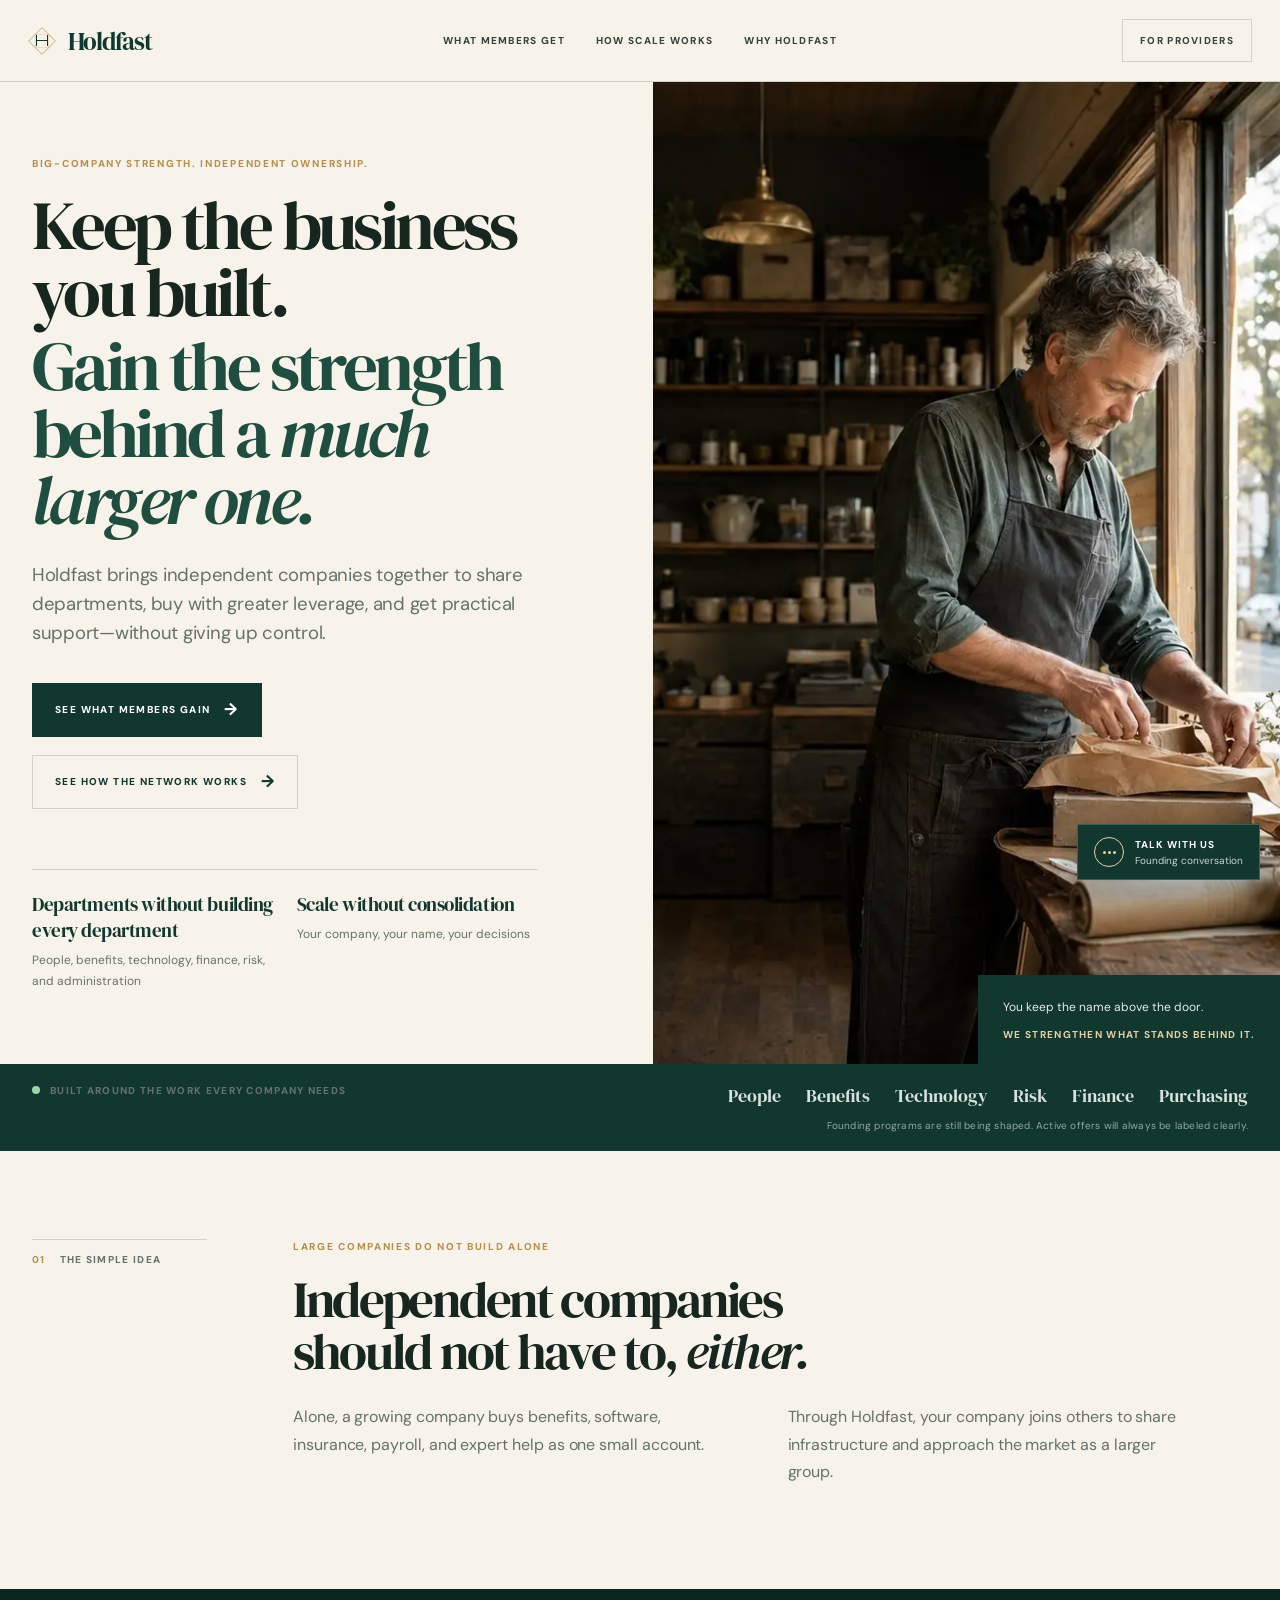
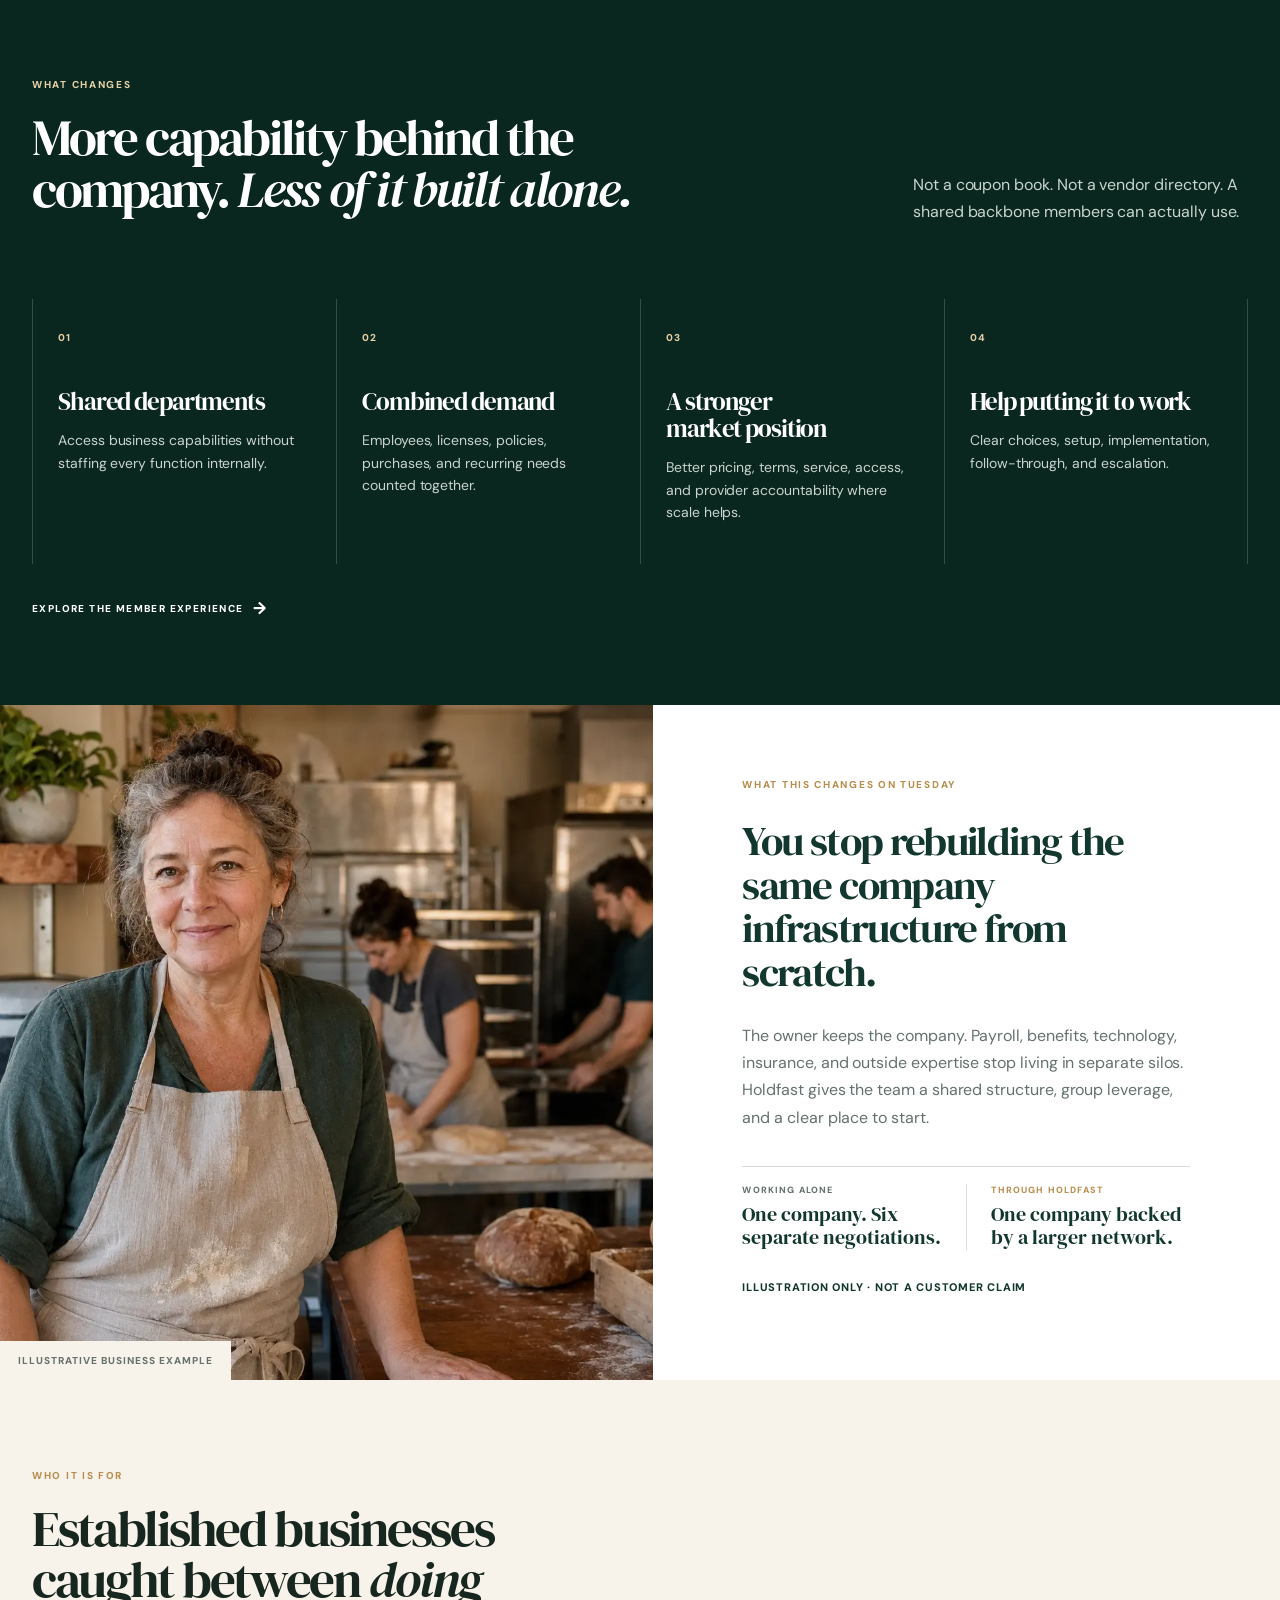
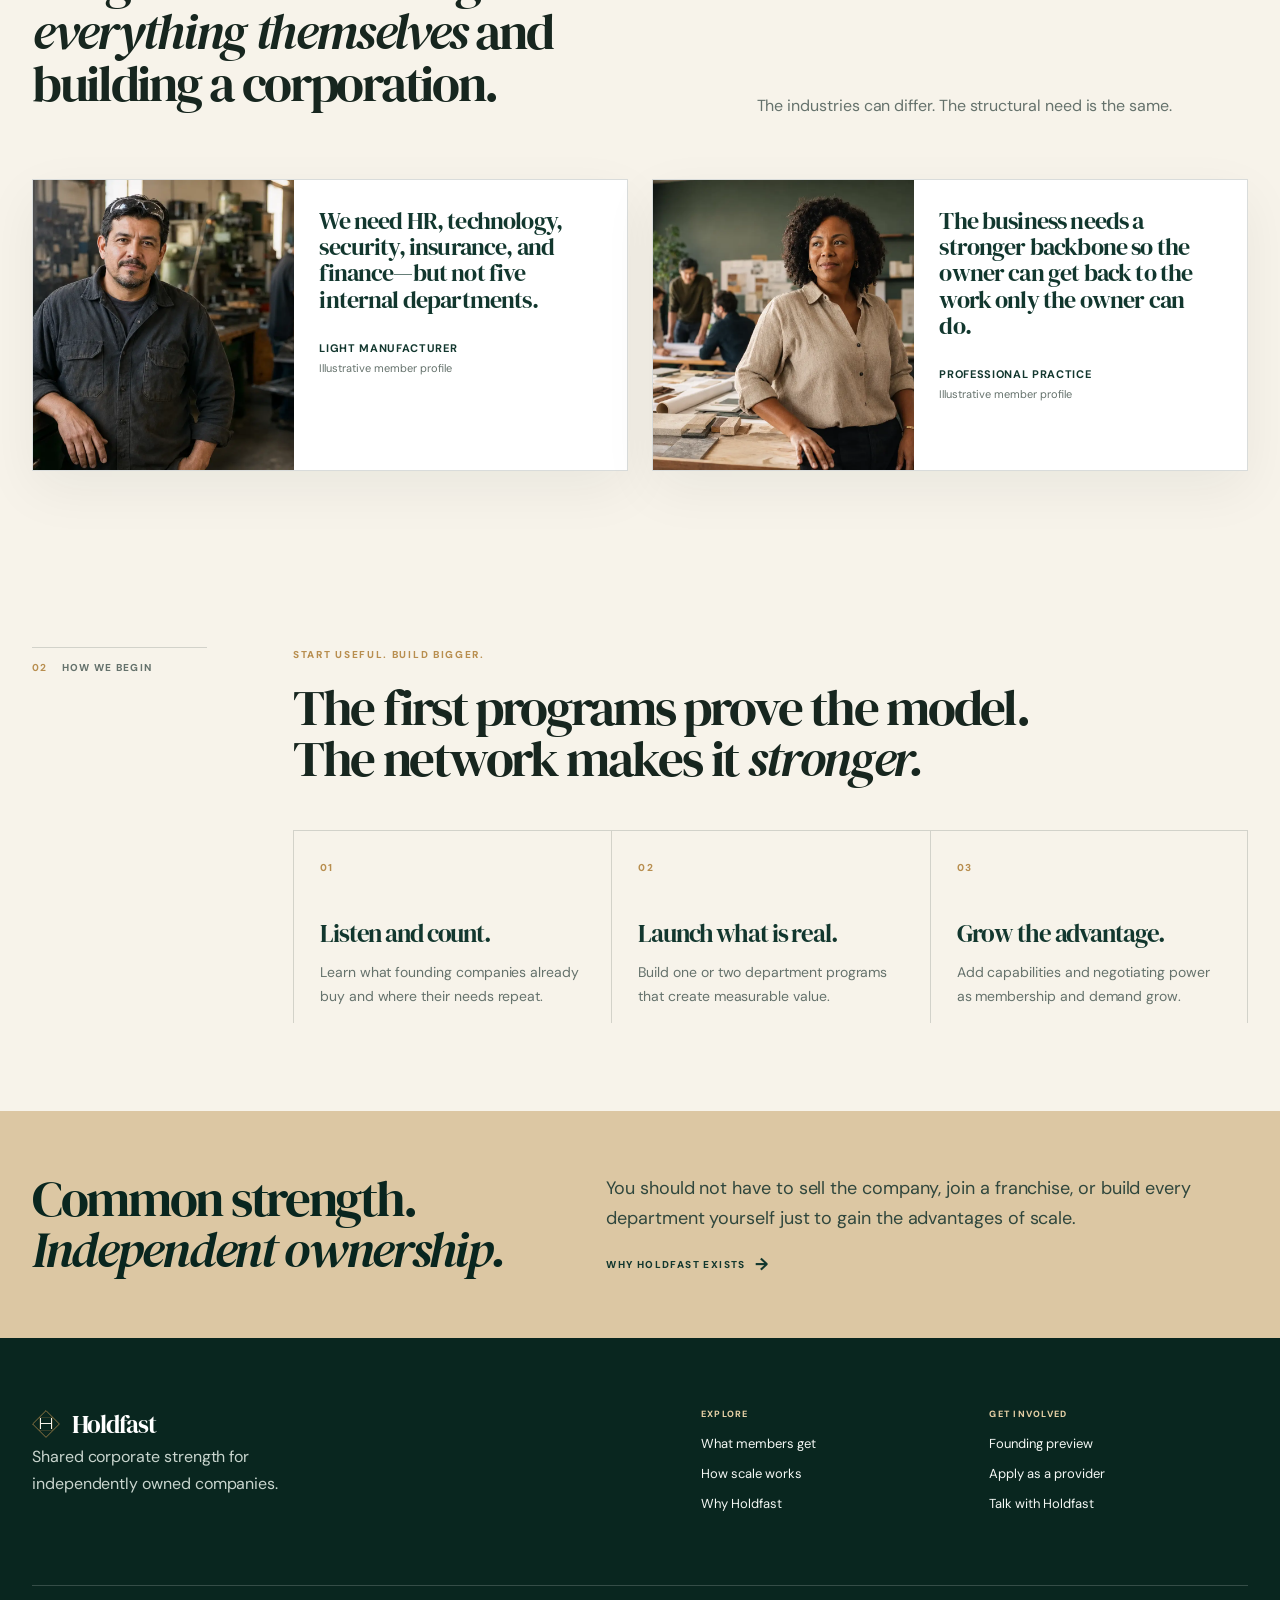
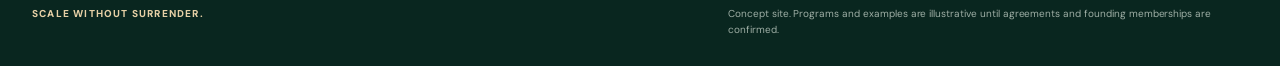
<file: index.html>
<!doctype html>
<html lang="en">
  <head>
    <meta charset="utf-8">
    <meta name="viewport" content="width=device-width, initial-scale=1">
    <meta name="description" content="Holdfast gives independent businesses shared departments, collective buying power, and practical support without taking away ownership or control.">
    <title>Holdfast — Scale Without Surrender</title>
    <link rel="preconnect" href="https://fonts.googleapis.com">
    <link rel="preconnect" href="https://fonts.gstatic.com" crossorigin>
    <link href="https://fonts.googleapis.com/css2?family=DM+Sans:opsz,wght@9..40,400;9..40,500;9..40,600;9..40,700&family=DM+Serif+Display:ital@0;1&display=swap" rel="stylesheet">
    <link rel="stylesheet" href="/assets/styles/holdfast.css">
    <script defer src="/assets/scripts/holdfast.js"></script>
  </head>
  <body>
    <a class="skip-link" href="#main">Skip to content</a>
    <header class="site-header">
      <div class="nav-wrap">
        <a class="brand" href="/" aria-label="Holdfast home"><span class="brand-mark" aria-hidden="true"><i></i></span><span class="brand-name">Holdfast</span></a>
        <nav class="main-nav" aria-label="Primary navigation">
          <a href="/services/">What members get</a>
          <a href="/network/">How scale works</a>
          <a href="/story/">Why Holdfast</a>
        </nav>
        <a class="portal-link" href="/providers/">For providers</a>
        <button class="menu-toggle" type="button" data-menu-toggle aria-label="Open menu" aria-expanded="false"><span></span><span></span></button>
      </div>
    </header>
    <nav class="mobile-nav" data-mobile-nav aria-label="Mobile navigation">
      <a href="/services/">What members get</a>
      <a href="/network/">How scale works</a>
      <a href="/story/">Why Holdfast</a>
      <a href="/portal/">Founding preview</a>
      <a href="/providers/">For providers</a>
    </nav>

    <main id="main" class="page">
      <section class="home-hero">
        <div class="home-copy">
          <p class="eyebrow">Big-company strength. Independent ownership.</p>
          <h1>Keep the business you built.<span class="display-line">Gain the strength behind a <em>much larger one.</em></span></h1>
          <p class="lede">Holdfast brings independent companies together to share departments, buy with greater leverage, and get practical support—without giving up control.</p>
          <div class="hero-actions">
            <a class="button primary" href="/services/">See what members gain <span class="arrow">→</span></a>
            <a class="button secondary" href="/network/">See how the network works <span class="arrow">→</span></a>
          </div>
          <div class="hero-proof">
            <div><strong>Departments without building every department</strong><span>People, benefits, technology, finance, risk, and administration</span></div>
            <div><strong>Scale without consolidation</strong><span>Your company, your name, your decisions</span></div>
          </div>
        </div>
        <div class="hero-visual">
          <img src="/assets/media/owner-at-work.webp" alt="Independent business owner working in a workshop" width="1568" height="1003" fetchpriority="high" decoding="async">
          <div class="photo-flag"><span>You keep the name above the door.</span><strong>We strengthen what stands behind it.</strong></div>
        </div>
      </section>

      <section class="partner-bar" aria-label="Department families under development">
        <div class="container partner-bar-inner">
          <p class="partner-bar-label"><span class="status-dot"></span> Built around the work every company needs</p>
          <div class="platform-list"><span>People</span><span>Benefits</span><span>Technology</span><span>Risk</span><span>Finance</span><span>Purchasing</span></div>
          <p class="partner-bar-note">Founding programs are still being shaped. Active offers will always be labeled clearly.</p>
        </div>
      </section>

      <section class="section container split-index"><div class="section-index"><b>01</b><span>The simple idea</span></div><div><p class="eyebrow">Large companies do not build alone</p><h2>Independent companies should not have to, <em>either.</em></h2><div class="two-column"><p>Alone, a growing company buys benefits, software, insurance, payroll, and expert help as one small account.</p><p>Through Holdfast, your company joins others to share infrastructure and approach the market as a larger group.</p></div></div></section>

      <section class="services-band section"><div class="container"><div class="services-head"><div><p class="eyebrow light">What changes</p><h2>More capability behind the company. <em>Less of it built alone.</em></h2></div><p>Not a coupon book. Not a vendor directory. A shared backbone members can actually use.</p></div><div class="service-grid"><a class="service-card" href="/services/"><span class="service-no">01</span><h3>Shared departments</h3><p>Access business capabilities without staffing every function internally.</p></a><a class="service-card" href="/network/"><span class="service-no">02</span><h3>Combined demand</h3><p>Employees, licenses, policies, purchases, and recurring needs counted together.</p></a><a class="service-card" href="/network/"><span class="service-no">03</span><h3>A stronger market position</h3><p>Better pricing, terms, service, access, and provider accountability where scale helps.</p></a><a class="service-card" href="/services/"><span class="service-no">04</span><h3>Help putting it to work</h3><p>Clear choices, setup, implementation, follow-through, and escalation.</p></a></div><a class="inline-link light band-footer-link" href="/services/">Explore the member experience <span class="arrow">→</span></a></div></section>

      <section class="story-feature"><div class="story-image"><img src="/assets/media/pam-bakery.webp" alt="Illustrative independent business owner in her shop"><span class="image-note">Illustrative business example</span></div><div class="story-copy"><p class="eyebrow">What this changes on Tuesday</p><p class="story-quote">You stop rebuilding the same company infrastructure from scratch.</p><p>The owner keeps the company. Payroll, benefits, technology, insurance, and outside expertise stop living in separate silos. Holdfast gives the team a shared structure, group leverage, and a clear place to start.</p><div class="before-after" aria-label="Working alone and through Holdfast comparison"><div class="comparison-item"><span>Working alone</span><strong>One company. Six separate negotiations.</strong></div><div class="comparison-item"><span>Through Holdfast</span><strong>One company backed by a larger network.</strong></div></div><p class="credit">Illustration only · Not a customer claim</p></div></section>

      <section class="section container"><div class="owner-stories-head"><div><p class="eyebrow">Who it is for</p><h2>Established businesses caught between <em>doing everything themselves</em> and building a corporation.</h2></div><p>The industries can differ. The structural need is the same.</p></div><div class="story-cards"><article class="story-card"><img src="/assets/media/mateo-workshop.webp" alt="Illustrative light manufacturing company"><div class="story-card-copy"><blockquote>We need HR, technology, security, insurance, and finance—but not five internal departments.</blockquote><strong>Light manufacturer</strong><small>Illustrative member profile</small></div></article><article class="story-card"><img src="/assets/media/aisha-studio.webp" alt="Illustrative professional practice"><div class="story-card-copy"><blockquote>The business needs a stronger backbone so the owner can get back to the work only the owner can do.</blockquote><strong>Professional practice</strong><small>Illustrative member profile</small></div></article></div></section>

      <section class="section container split-index"><div class="section-index"><b>02</b><span>How we begin</span></div><div><p class="eyebrow">Start useful. Build bigger.</p><h2>The first programs prove the model. The network makes it <em>stronger.</em></h2><div class="steps"><article class="step"><span>01</span><h3>Listen and count.</h3><p>Learn what founding companies already buy and where their needs repeat.</p></article><article class="step"><span>02</span><h3>Launch what is real.</h3><p>Build one or two department programs that create measurable value.</p></article><article class="step"><span>03</span><h3>Grow the advantage.</h3><p>Add capabilities and negotiating power as membership and demand grow.</p></article></div></div></section>

      <section class="vision-strip"><div class="container vision-strip-inner"><h2>Common strength.<br><em>Independent ownership.</em></h2><div><p>You should not have to sell the company, join a franchise, or build every department yourself just to gain the advantages of scale.</p><a class="inline-link" href="/story/">Why Holdfast exists <span class="arrow">→</span></a></div></div></section>
    </main>

    <footer class="site-footer"><div class="container footer-grid"><div class="footer-brand"><a class="brand" href="/"><span class="brand-mark" aria-hidden="true"><i></i></span><span class="brand-name">Holdfast</span></a><p>Shared corporate strength for independently owned companies.</p></div><div class="footer-nav"><div><p class="footer-label">Explore</p><a href="/services/">What members get</a><a href="/network/">How scale works</a><a href="/story/">Why Holdfast</a></div><div><p class="footer-label">Get involved</p><a href="/portal/">Founding preview</a><a href="/providers/">Apply as a provider</a><button type="button" data-chat-open>Talk with Holdfast</button></div></div></div><div class="container footer-bottom"><p>Scale without surrender.</p><p>Concept site. Programs and examples are illustrative until agreements and founding memberships are confirmed.</p></div></footer>

    <aside class="chat-shell" aria-label="Talk with Holdfast"><section class="chat-panel" data-chat-panel hidden><div class="chat-head"><div><span class="live-status"><i></i> Founding conversation</span><h3>Talk with Holdfast</h3><p>For owners and potential partners.</p></div><button type="button" data-chat-close aria-label="Close chat">×</button></div><div class="chat-body" data-chat-content><div class="chat-bubble">What does your company keep having to solve alone?</div><div class="chat-options" data-chat-options><button type="button">I own a business</button><button type="button" data-provider-route>I want to apply as a provider</button><button type="button">I want to understand the model</button></div><form data-chat-form><textarea aria-label="Your message" placeholder="Tell us a little about your company…" required></textarea><button class="chat-submit" type="submit">Preview the next step <span class="arrow">→</span></button></form></div></section><button class="chat-launcher" type="button" data-chat-open aria-expanded="false"><span class="chat-icon" aria-hidden="true"><i></i><i></i><i></i></span><span><strong>Talk with us</strong><small>Founding conversation</small></span></button></aside>
  </body>
</html>
</file>
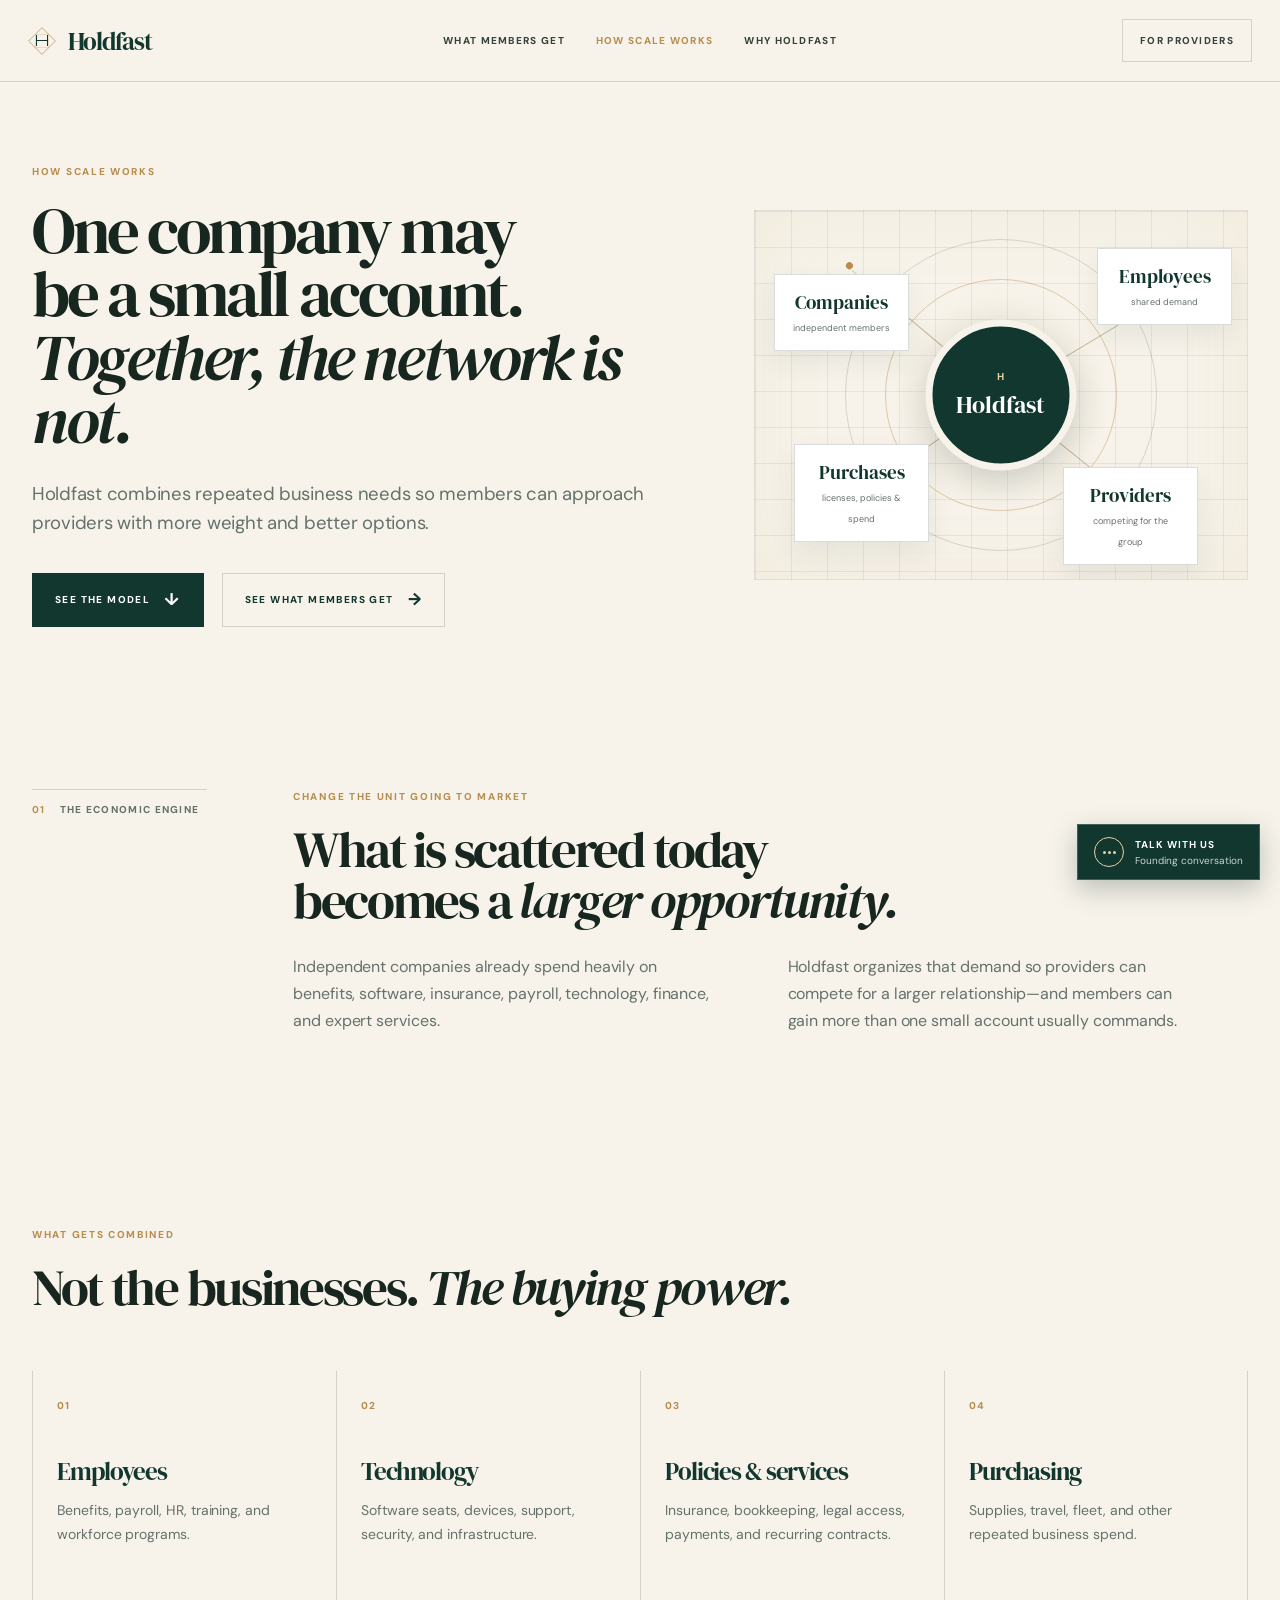
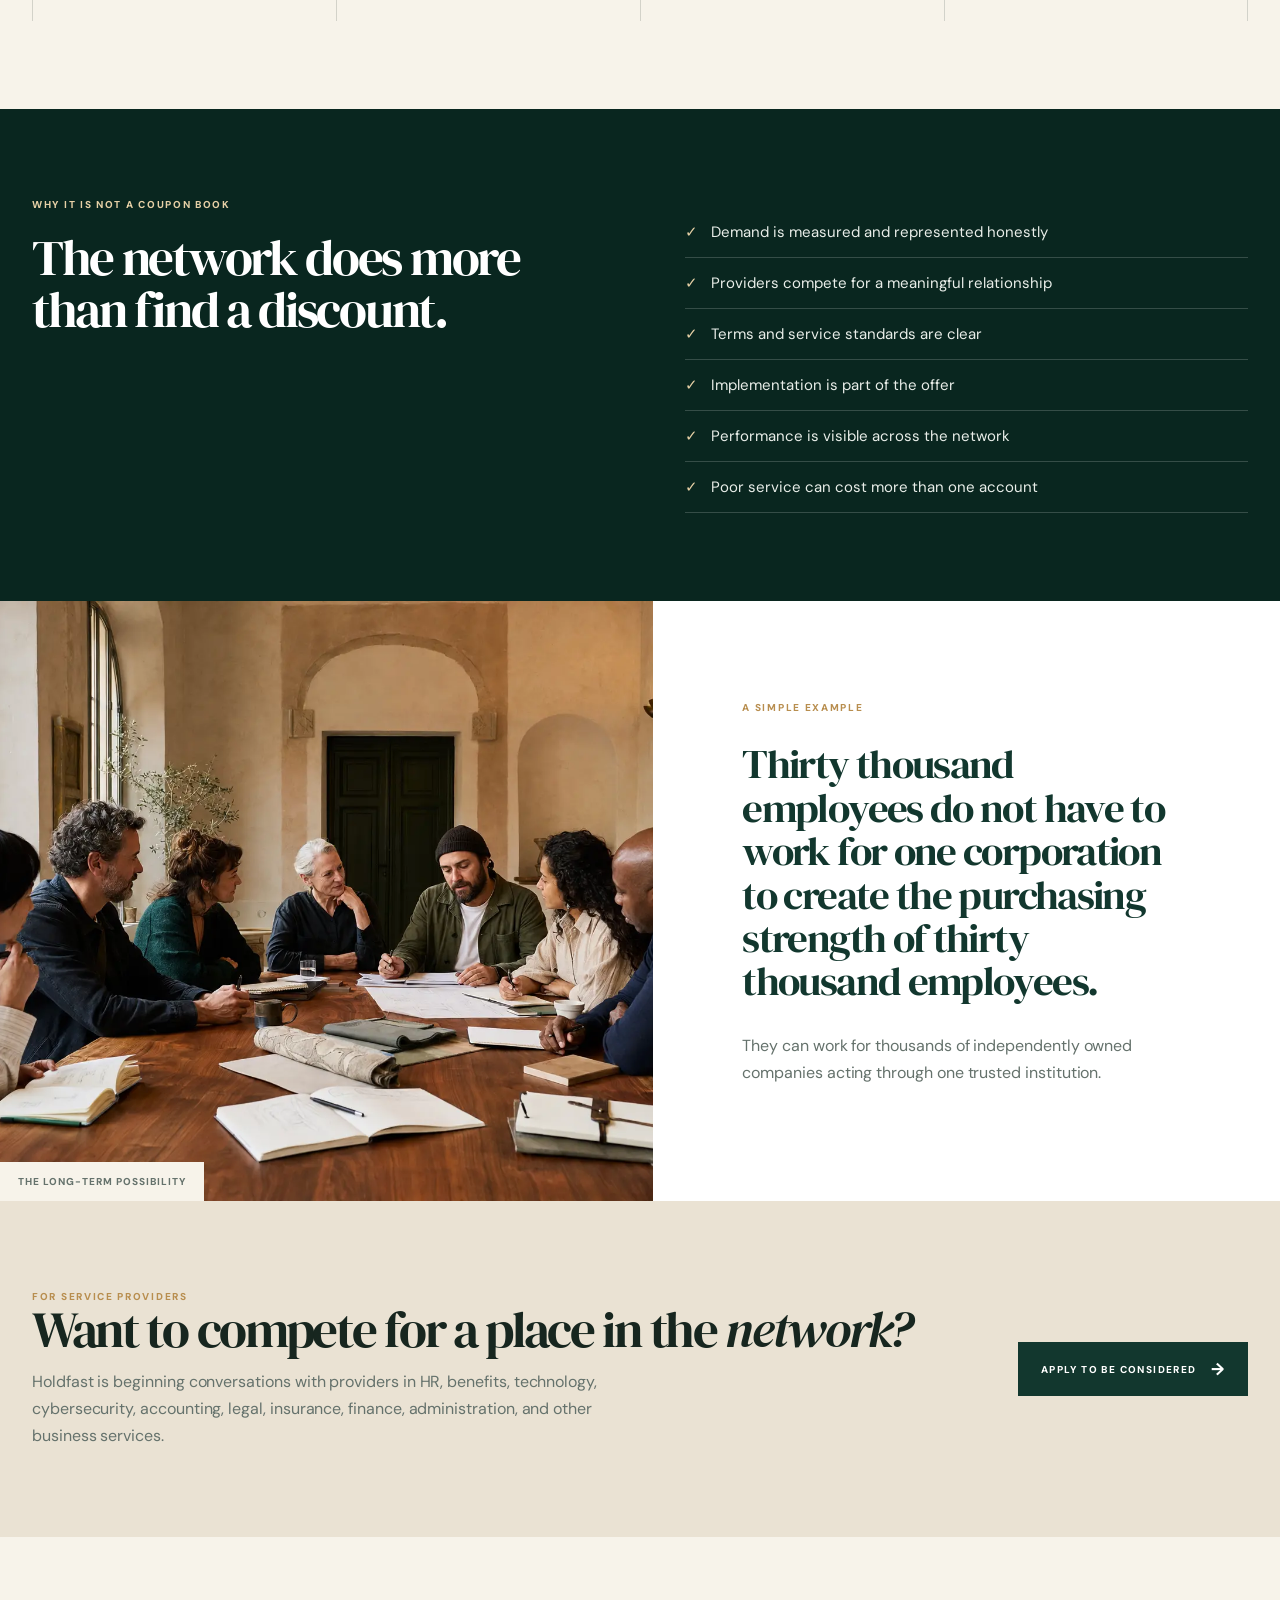
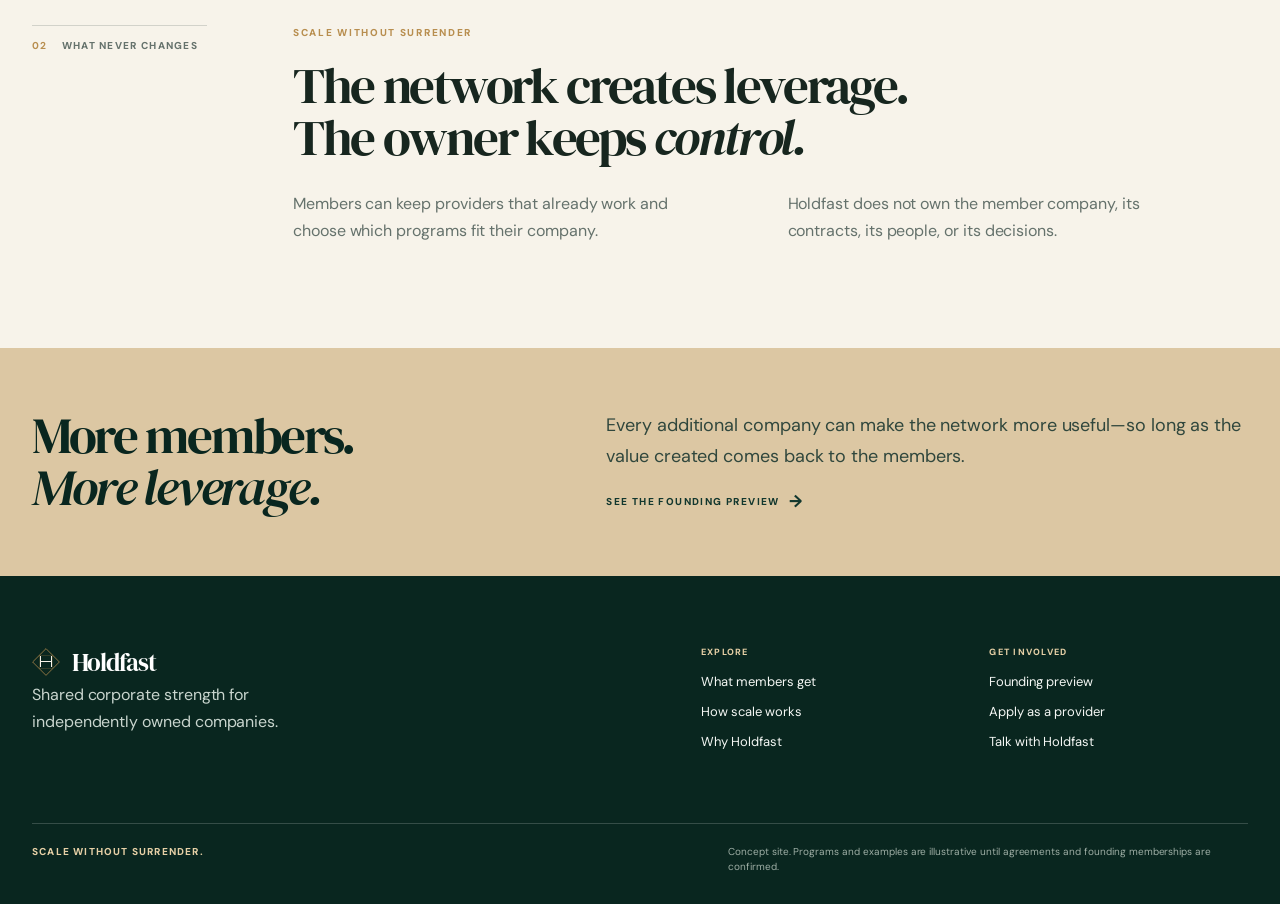
<file: network/index.html>
<!doctype html>
<html lang="en">
  <head><meta charset="utf-8"><meta name="viewport" content="width=device-width, initial-scale=1"><meta name="description" content="How Holdfast combines independent business demand to create a stronger market position."><title>How Scale Works — Holdfast</title><link rel="preconnect" href="https://fonts.googleapis.com"><link rel="preconnect" href="https://fonts.gstatic.com" crossorigin><link href="https://fonts.googleapis.com/css2?family=DM+Sans:opsz,wght@9..40,400;9..40,500;9..40,600;9..40,700&family=DM+Serif+Display:ital@0;1&display=swap" rel="stylesheet"><link rel="stylesheet" href="/assets/styles/holdfast.css"><script defer src="/assets/scripts/holdfast.js"></script></head>
  <body>
    <a class="skip-link" href="#main">Skip to content</a>
    <header class="site-header"><div class="nav-wrap"><a class="brand" href="/" aria-label="Holdfast home"><span class="brand-mark" aria-hidden="true"><i></i></span><span class="brand-name">Holdfast</span></a><nav class="main-nav" aria-label="Primary navigation"><a href="/services/">What members get</a><a class="active" href="/network/">How scale works</a><a href="/story/">Why Holdfast</a></nav><a class="portal-link" href="/providers/">For providers</a><button class="menu-toggle" type="button" data-menu-toggle aria-label="Open menu" aria-expanded="false"><span></span><span></span></button></div></header>
    <nav class="mobile-nav" data-mobile-nav aria-label="Mobile navigation"><a href="/services/">What members get</a><a href="/network/">How scale works</a><a href="/story/">Why Holdfast</a><a href="/portal/">Founding preview</a><a href="/providers/">For providers</a></nav>

    <main id="main" class="page">
      <section class="page-hero"><div class="container page-hero-grid"><div><p class="eyebrow">How scale works</p><h1>One company may be a small account.<br><em>Together, the network is not.</em></h1><p class="lede">Holdfast combines repeated business needs so members can approach providers with more weight and better options.</p><div class="hero-actions"><a class="button primary" href="#how">See the model <span class="arrow">↓</span></a><a class="button secondary" href="/services/">See what members get <span class="arrow">→</span></a></div></div><div class="network-visual" aria-label="Illustration of the Holdfast network"><span class="network-link link-one" aria-hidden="true"></span><span class="network-link link-two" aria-hidden="true"></span><span class="network-link link-three" aria-hidden="true"></span><span class="network-link link-four" aria-hidden="true"></span><div class="network-center"><span>H</span><strong>Holdfast</strong></div><div class="network-node node-one"><b>Companies</b><small>independent members</small></div><div class="network-node node-two"><b>Employees</b><small>shared demand</small></div><div class="network-node node-three"><b>Purchases</b><small>licenses, policies &amp; spend</small></div><div class="network-node node-four"><b>Providers</b><small>competing for the group</small></div></div></div></section>

      <section id="how" class="section container split-index"><div class="section-index"><b>01</b><span>The economic engine</span></div><div><p class="eyebrow">Change the unit going to market</p><h2>What is scattered today becomes a <em>larger opportunity.</em></h2><div class="two-column"><p>Independent companies already spend heavily on benefits, software, insurance, payroll, technology, finance, and expert services.</p><p>Holdfast organizes that demand so providers can compete for a larger relationship—and members can gain more than one small account usually commands.</p></div></div></section>

      <section class="section container"><p class="eyebrow">What gets combined</p><h2>Not the businesses. <em>The buying power.</em></h2><div class="partner-types"><article class="partner-type"><span>01</span><h3>Employees</h3><p>Benefits, payroll, HR, training, and workforce programs.</p></article><article class="partner-type"><span>02</span><h3>Technology</h3><p>Software seats, devices, support, security, and infrastructure.</p></article><article class="partner-type"><span>03</span><h3>Policies &amp; services</h3><p>Insurance, bookkeeping, legal access, payments, and recurring contracts.</p></article><article class="partner-type"><span>04</span><h3>Purchasing</h3><p>Supplies, travel, fleet, and other repeated business spend.</p></article></div></section>

      <section class="partner-standard section"><div class="container partner-standard-grid"><div><p class="eyebrow light">Why it is not a coupon book</p><h2>The network does more than find a discount.</h2></div><ul class="white-checks"><li>Demand is measured and represented honestly</li><li>Providers compete for a meaningful relationship</li><li>Terms and service standards are clear</li><li>Implementation is part of the offer</li><li>Performance is visible across the network</li><li>Poor service can cost more than one account</li></ul></div></section>

      <section class="story-feature"><div class="story-image"><img src="/assets/media/long-table.webp" alt="Independent business owners gathered together"><span class="image-note">The long-term possibility</span></div><div class="story-copy"><p class="eyebrow">A simple example</p><p class="story-quote">Thirty thousand employees do not have to work for one corporation to create the purchasing strength of thirty thousand employees.</p><p>They can work for thousands of independently owned companies acting through one trusted institution.</p></div></section>

      <section class="provider-cta section"><div class="container provider-cta-inner"><div><p class="eyebrow">For service providers</p><h2>Want to compete for a place in the <em>network?</em></h2><p>Holdfast is beginning conversations with providers in HR, benefits, technology, cybersecurity, accounting, legal, insurance, finance, administration, and other business services.</p></div><a class="button primary" href="/providers/">Apply to be considered <span class="arrow">→</span></a></div></section>

      <section class="section container split-index"><div class="section-index"><b>02</b><span>What never changes</span></div><div><p class="eyebrow">Scale without surrender</p><h2>The network creates leverage. The owner keeps <em>control.</em></h2><div class="two-column"><p>Members can keep providers that already work and choose which programs fit their company.</p><p>Holdfast does not own the member company, its contracts, its people, or its decisions.</p></div></div></section>

      <section class="vision-strip"><div class="container vision-strip-inner"><h2>More members.<br><em>More leverage.</em></h2><div><p>Every additional company can make the network more useful—so long as the value created comes back to the members.</p><a class="inline-link" href="/portal/">See the founding preview <span class="arrow">→</span></a></div></div></section>
    </main>

    <footer class="site-footer"><div class="container footer-grid"><div class="footer-brand"><a class="brand" href="/"><span class="brand-mark" aria-hidden="true"><i></i></span><span class="brand-name">Holdfast</span></a><p>Shared corporate strength for independently owned companies.</p></div><div class="footer-nav"><div><p class="footer-label">Explore</p><a href="/services/">What members get</a><a href="/network/">How scale works</a><a href="/story/">Why Holdfast</a></div><div><p class="footer-label">Get involved</p><a href="/portal/">Founding preview</a><a href="/providers/">Apply as a provider</a><button type="button" data-chat-open>Talk with Holdfast</button></div></div></div><div class="container footer-bottom"><p>Scale without surrender.</p><p>Concept site. Programs and examples are illustrative until agreements and founding memberships are confirmed.</p></div></footer>
    <aside class="chat-shell" aria-label="Talk with Holdfast"><section class="chat-panel" data-chat-panel hidden><div class="chat-head"><div><span class="live-status"><i></i> Founding conversation</span><h3>Talk with Holdfast</h3><p>For owners and potential partners.</p></div><button type="button" data-chat-close aria-label="Close chat">×</button></div><div class="chat-body" data-chat-content><div class="chat-bubble">What does your company keep having to solve alone?</div><div class="chat-options" data-chat-options><button type="button">I own a business</button><button type="button" data-provider-route>I want to apply as a provider</button><button type="button">I want to understand the model</button></div><form data-chat-form><textarea aria-label="Your message" placeholder="Tell us a little about your company…" required></textarea><button class="chat-submit" type="submit">Preview the next step <span class="arrow">→</span></button></form></div></section><button class="chat-launcher" type="button" data-chat-open aria-expanded="false"><span class="chat-icon" aria-hidden="true"><i></i><i></i><i></i></span><span><strong>Talk with us</strong><small>Founding conversation</small></span></button></aside>
  </body>
</html>
</file>
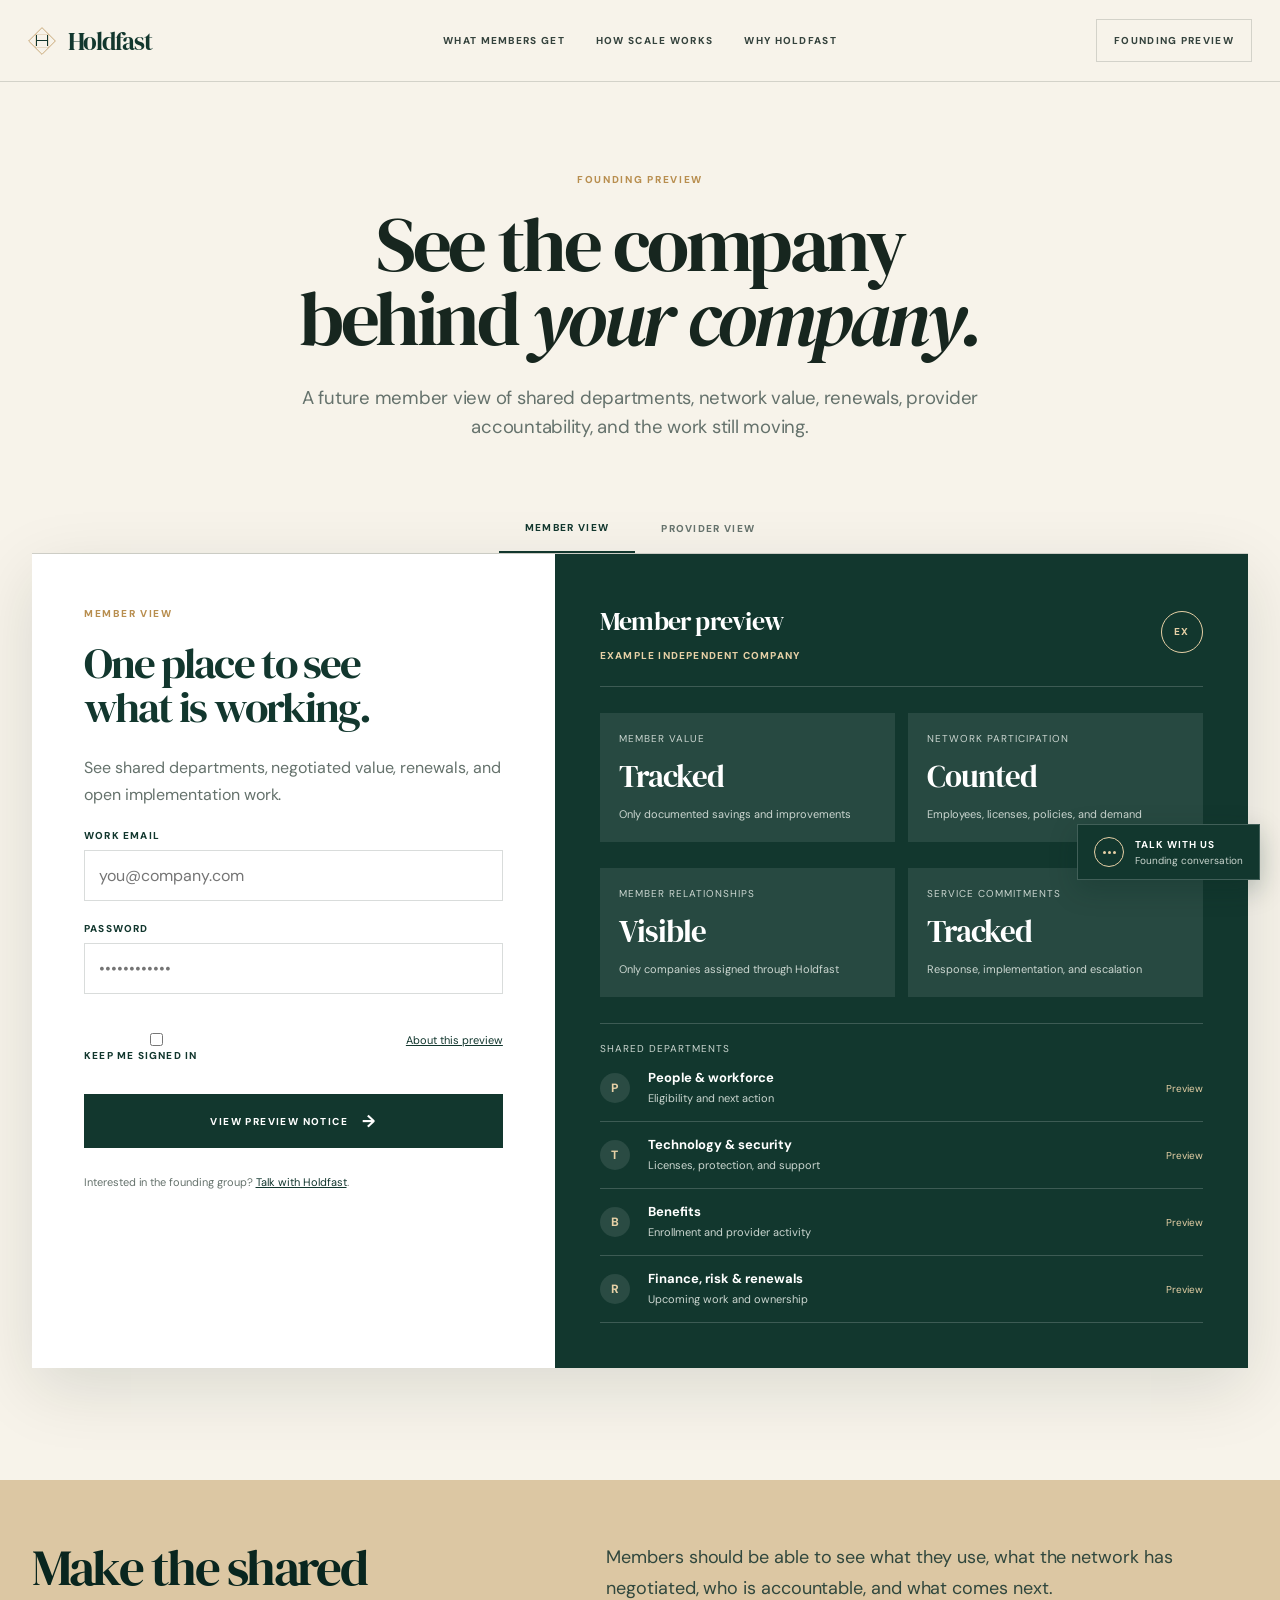
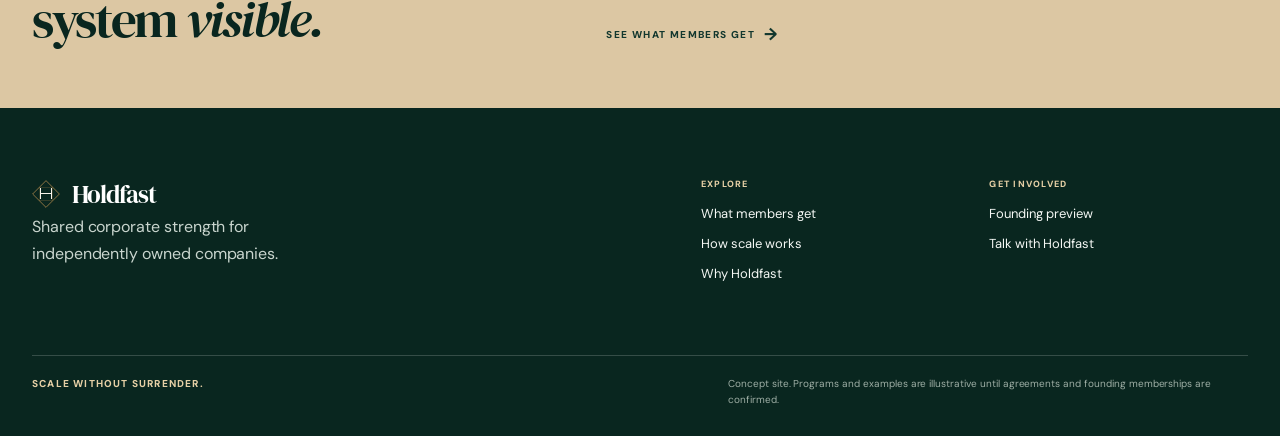
<file: portal/index.html>
<!doctype html>
<html lang="en">
  <head><meta charset="utf-8"><meta name="viewport" content="width=device-width, initial-scale=1"><meta name="description" content="A concept preview of how Holdfast members could see shared departments, network value, renewals, and open work."><title>Founding Preview — Holdfast</title><link rel="preconnect" href="https://fonts.googleapis.com"><link rel="preconnect" href="https://fonts.gstatic.com" crossorigin><link href="https://fonts.googleapis.com/css2?family=DM+Sans:opsz,wght@9..40,400;9..40,500;9..40,600;9..40,700&family=DM+Serif+Display:ital@0;1&display=swap" rel="stylesheet"><link rel="stylesheet" href="/assets/styles/holdfast.css"><script defer src="/assets/scripts/holdfast.js"></script></head>
  <body data-portal-role="owner">
    <a class="skip-link" href="#main">Skip to content</a>
    <header class="site-header"><div class="nav-wrap"><a class="brand" href="/" aria-label="Holdfast home"><span class="brand-mark" aria-hidden="true"><i></i></span><span class="brand-name">Holdfast</span></a><nav class="main-nav" aria-label="Primary navigation"><a href="/services/">What members get</a><a href="/network/">How scale works</a><a href="/story/">Why Holdfast</a></nav><a class="portal-link" href="/portal/">Founding preview</a><button class="menu-toggle" type="button" data-menu-toggle aria-label="Open menu" aria-expanded="false"><span></span><span></span></button></div></header>
    <nav class="mobile-nav" data-mobile-nav aria-label="Mobile navigation"><a href="/services/">What members get</a><a href="/network/">How scale works</a><a href="/story/">Why Holdfast</a><a href="/portal/">Founding preview</a></nav>

    <main id="main" class="page">
      <section class="container portal-intro"><p class="eyebrow">Founding preview</p><h1>See the company behind <em>your company.</em></h1><p class="lede">A future member view of shared departments, network value, renewals, provider accountability, and the work still moving.</p></section>

      <section class="container portal-experience" aria-label="Illustrative portal preview">
        <div class="role-tabs" role="tablist" aria-label="Choose preview"><button type="button" class="role-tab active" data-portal-switch="owner" role="tab" aria-selected="true">Member view</button><button type="button" class="role-tab" data-portal-switch="partner" role="tab" aria-selected="false">Provider view</button></div>
        <div class="portal-grid">
          <section class="signin-panel"><p class="eyebrow" data-role-kicker>Member view</p><h2>One place to see what is working.</h2><p data-role-description>See shared departments, negotiated value, renewals, and open implementation work.</p>
            <form data-portal-form><label for="work-email">Work email</label><input id="work-email" type="email" autocomplete="email" placeholder="you@company.com" required><label for="portal-password">Password</label><input id="portal-password" type="password" autocomplete="current-password" placeholder="••••••••••••" required><div class="form-row"><label class="checkbox-row"><input type="checkbox"> Keep me signed in</label><button class="text-button" type="button" data-portal-request>About this preview</button></div><button class="button primary wide" type="submit">View preview notice <span class="arrow">→</span></button></form>
            <div class="portal-notice" data-portal-notice hidden><strong>This is not a live account system.</strong><p>No login was attempted and no information was sent. The real portal opens only after the operating, security, and privacy architecture is ready.</p><button class="text-button" type="button" data-portal-return>Return to the preview</button></div>
            <p class="signin-note">Interested in the founding group? <button class="text-button" type="button" data-chat-open>Talk with Holdfast</button>.</p>
          </section>

          <section class="dashboard-preview" aria-label="Illustrative dashboard preview"><div class="dashboard-top"><div><p data-dashboard-greeting>Member preview</p><span data-dashboard-company>Example Independent Company</span></div><span class="dash-avatar" data-dashboard-avatar>EX</span></div>
            <div class="summary-cards" data-owner-summary><article class="summary-card"><span>Member value</span><strong>Tracked</strong><small>Only documented savings and improvements</small></article><article class="summary-card"><span>Network participation</span><strong>Counted</strong><small>Employees, licenses, policies, and demand</small></article></div>
            <div class="summary-cards" data-partner-summary hidden><article class="summary-card"><span>Member relationships</span><strong>Visible</strong><small>Only companies assigned through Holdfast</small></article><article class="summary-card"><span>Service commitments</span><strong>Tracked</strong><small>Response, implementation, and escalation</small></article></div>
            <div class="dashboard-list"><span class="dash-label" data-dash-label>Shared departments</span><div data-owner-list><article><span class="service-icon">P</span><div><b>People &amp; workforce</b><small>Eligibility and next action</small></div><em class="dash-status">Preview</em></article><article><span class="service-icon">T</span><div><b>Technology &amp; security</b><small>Licenses, protection, and support</small></div><em class="dash-status">Preview</em></article><article><span class="service-icon">B</span><div><b>Benefits</b><small>Enrollment and provider activity</small></div><em class="dash-status">Preview</em></article><article><span class="service-icon">R</span><div><b>Finance, risk &amp; renewals</b><small>Upcoming work and ownership</small></div><em class="dash-status">Preview</em></article></div><div data-partner-list hidden><article><span class="service-icon">N</span><div><b>New member setup</b><small>Assigned workflow and required information</small></div><em class="dash-status">Preview</em></article><article><span class="service-icon">S</span><div><b>Service commitment</b><small>Open item and response standard</small></div><em class="dash-status">Preview</em></article><article><span class="service-icon">Q</span><div><b>Performance report</b><small>Quality and member experience</small></div><em class="dash-status">Preview</em></article><article><span class="service-icon">O</span><div><b>Group opportunity</b><small>Demand under evaluation</small></div><em class="dash-status">Preview</em></article></div></div>
          </section>
        </div>
      </section>

      <section class="vision-strip"><div class="container vision-strip-inner"><h2>Make the shared system <em>visible.</em></h2><div><p>Members should be able to see what they use, what the network has negotiated, who is accountable, and what comes next.</p><a class="inline-link" href="/services/">See what members get <span class="arrow">→</span></a></div></div></section>
    </main>

    <footer class="site-footer"><div class="container footer-grid"><div class="footer-brand"><a class="brand" href="/"><span class="brand-mark" aria-hidden="true"><i></i></span><span class="brand-name">Holdfast</span></a><p>Shared corporate strength for independently owned companies.</p></div><div class="footer-nav"><div><p class="footer-label">Explore</p><a href="/services/">What members get</a><a href="/network/">How scale works</a><a href="/story/">Why Holdfast</a></div><div><p class="footer-label">Get involved</p><a href="/portal/">Founding preview</a><button type="button" data-chat-open>Talk with Holdfast</button></div></div></div><div class="container footer-bottom"><p>Scale without surrender.</p><p>Concept site. Programs and examples are illustrative until agreements and founding memberships are confirmed.</p></div></footer>
    <aside class="chat-shell" aria-label="Talk with Holdfast"><section class="chat-panel" data-chat-panel hidden><div class="chat-head"><div><span class="live-status"><i></i> Founding conversation</span><h3>Talk with Holdfast</h3><p>For owners and potential partners.</p></div><button type="button" data-chat-close aria-label="Close chat">×</button></div><div class="chat-body" data-chat-content><div class="chat-bubble">What does your company keep having to solve alone?</div><div class="chat-options" data-chat-options><button type="button">I own a business</button><button type="button">I represent a service partner</button><button type="button">I want to understand the model</button></div><form data-chat-form><textarea aria-label="Your message" placeholder="Tell us a little about your company…" required></textarea><button class="chat-submit" type="submit">Preview the next step <span class="arrow">→</span></button></form></div></section><button class="chat-launcher" type="button" data-chat-open aria-expanded="false"><span class="chat-icon" aria-hidden="true"><i></i><i></i><i></i></span><span><strong>Talk with us</strong><small>Founding conversation</small></span></button></aside>
  </body>
</html>
</file>
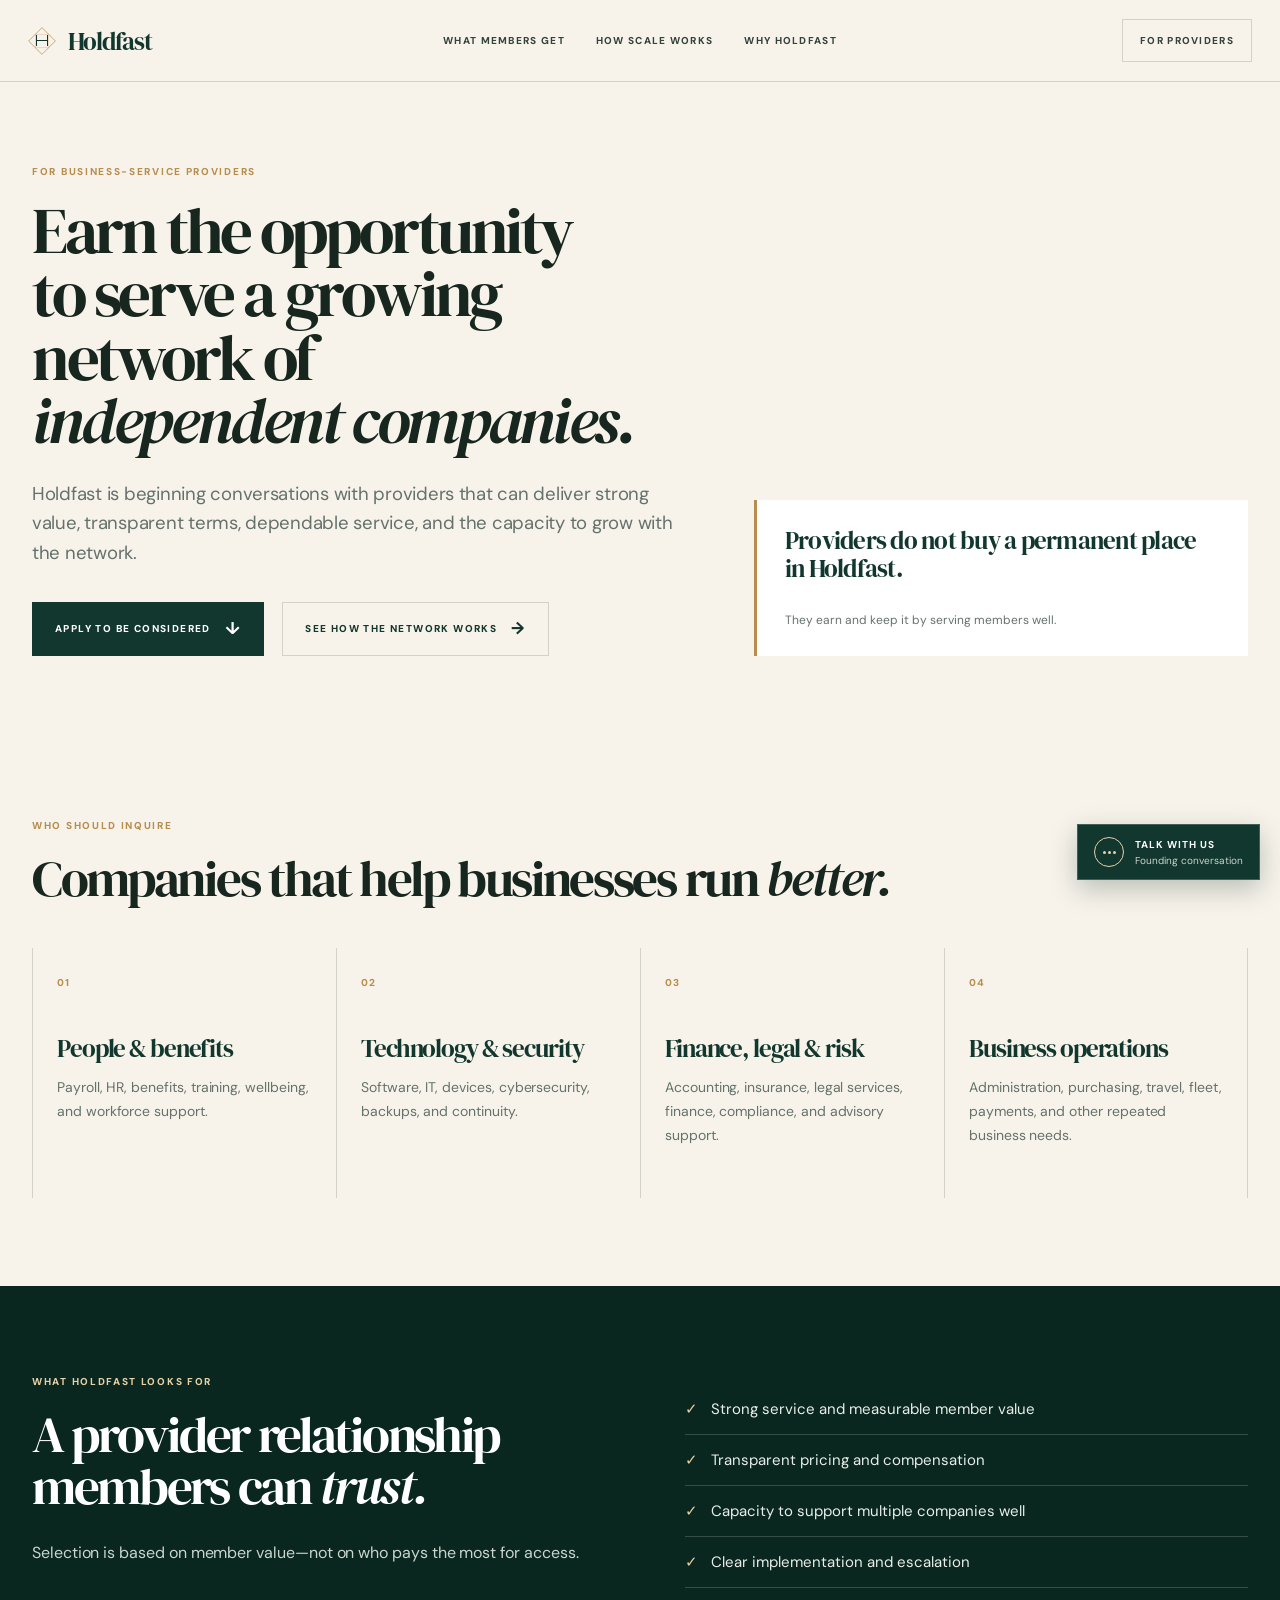
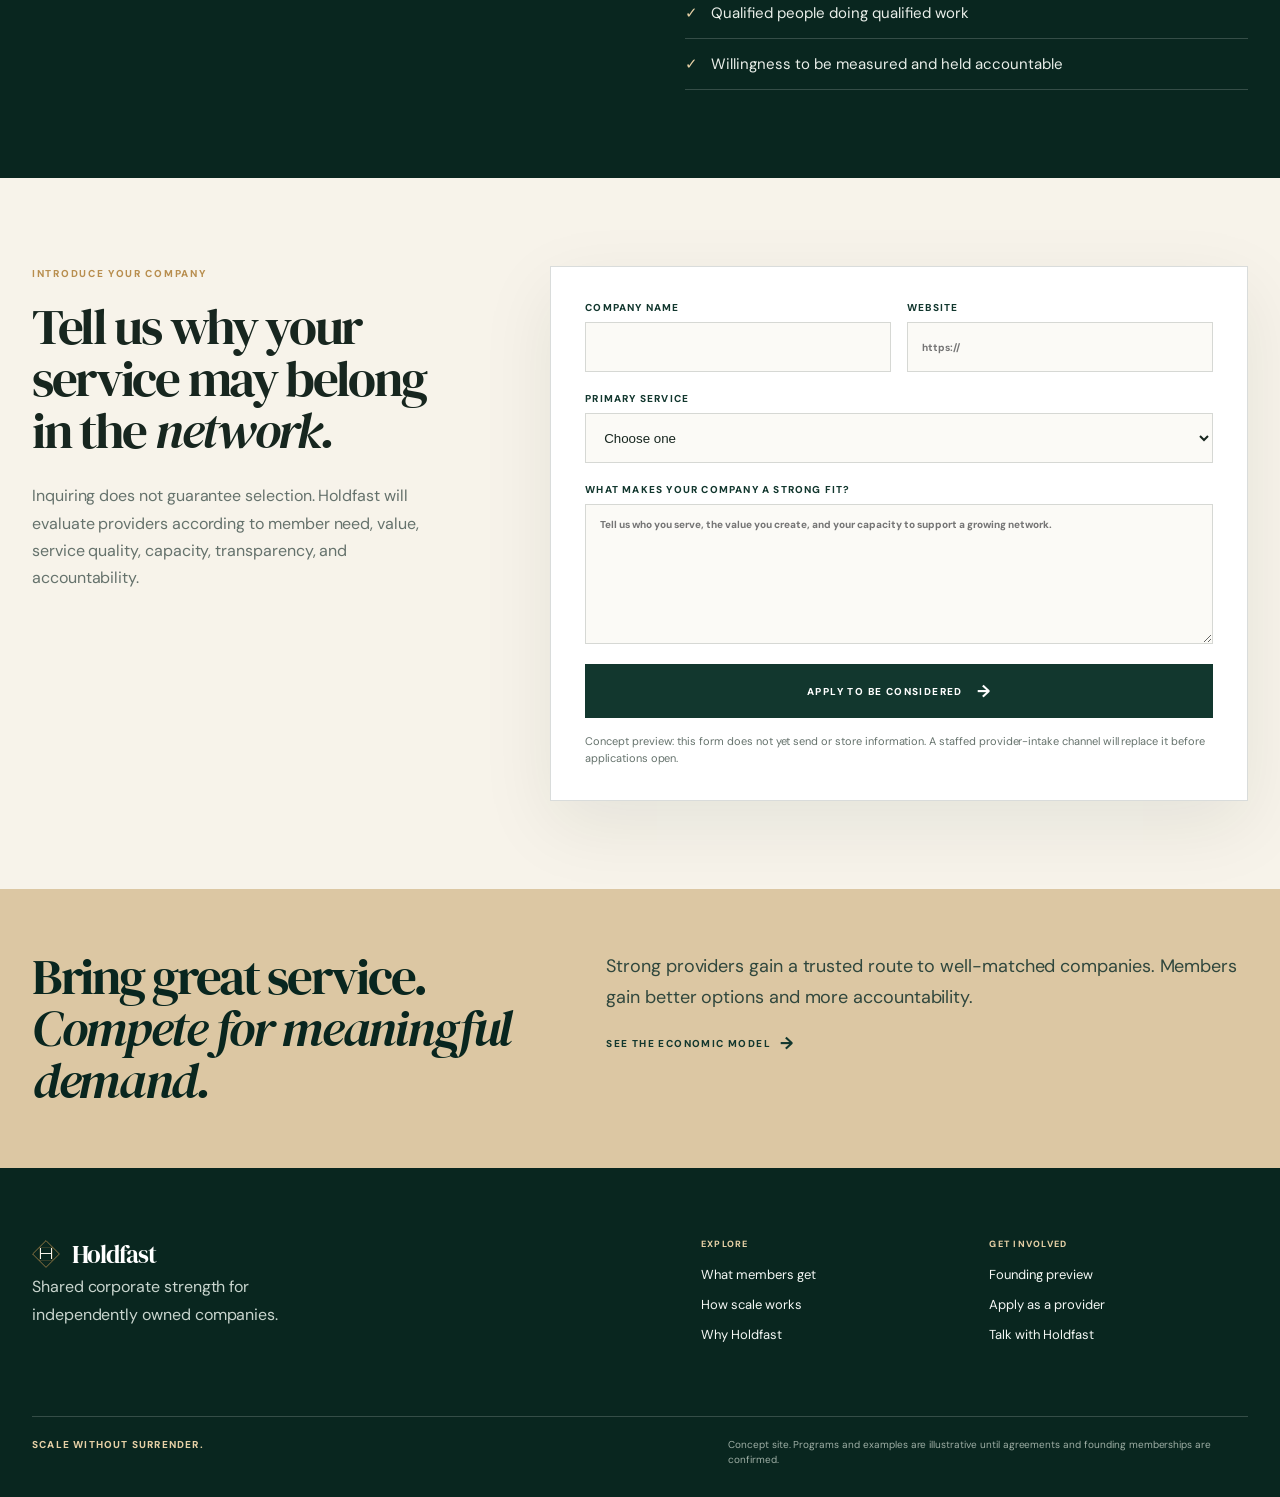
<file: providers/index.html>
<!doctype html>
<html lang="en">
  <head><meta charset="utf-8"><meta name="viewport" content="width=device-width, initial-scale=1"><meta name="description" content="Apply to be considered as a Holdfast department provider serving independently owned companies."><title>For Providers — Holdfast</title><link rel="preconnect" href="https://fonts.googleapis.com"><link rel="preconnect" href="https://fonts.gstatic.com" crossorigin><link href="https://fonts.googleapis.com/css2?family=DM+Sans:opsz,wght@9..40,400;9..40,500;9..40,600;9..40,700&family=DM+Serif+Display:ital@0;1&display=swap" rel="stylesheet"><link rel="stylesheet" href="/assets/styles/holdfast.css"><script defer src="/assets/scripts/holdfast.js"></script></head>
  <body>
    <a class="skip-link" href="#main">Skip to content</a>
    <header class="site-header"><div class="nav-wrap"><a class="brand" href="/" aria-label="Holdfast home"><span class="brand-mark" aria-hidden="true"><i></i></span><span class="brand-name">Holdfast</span></a><nav class="main-nav" aria-label="Primary navigation"><a href="/services/">What members get</a><a href="/network/">How scale works</a><a href="/story/">Why Holdfast</a></nav><a class="portal-link active" href="/providers/">For providers</a><button class="menu-toggle" type="button" data-menu-toggle aria-label="Open menu" aria-expanded="false"><span></span><span></span></button></div></header>
    <nav class="mobile-nav" data-mobile-nav aria-label="Mobile navigation"><a href="/services/">What members get</a><a href="/network/">How scale works</a><a href="/story/">Why Holdfast</a><a href="/portal/">Founding preview</a><a href="/providers/">For providers</a></nav>

    <main id="main" class="page">
      <section class="page-hero provider-hero"><div class="container page-hero-grid"><div><p class="eyebrow">For business-service providers</p><h1>Earn the opportunity to serve a growing network of <em>independent companies.</em></h1><p class="lede">Holdfast is beginning conversations with providers that can deliver strong value, transparent terms, dependable service, and the capacity to grow with the network.</p><div class="hero-actions"><a class="button primary" href="#apply">Apply to be considered <span class="arrow">↓</span></a><a class="button secondary" href="/network/">See how the network works <span class="arrow">→</span></a></div></div><aside class="hero-aside"><p>Providers do not buy a permanent place in Holdfast.</p><span>They earn and keep it by serving members well.</span></aside></div></section>

      <section class="section container"><p class="eyebrow">Who should inquire</p><h2>Companies that help businesses run <em>better.</em></h2><div class="partner-types provider-categories"><article class="partner-type"><span>01</span><h3>People &amp; benefits</h3><p>Payroll, HR, benefits, training, wellbeing, and workforce support.</p></article><article class="partner-type"><span>02</span><h3>Technology &amp; security</h3><p>Software, IT, devices, cybersecurity, backups, and continuity.</p></article><article class="partner-type"><span>03</span><h3>Finance, legal &amp; risk</h3><p>Accounting, insurance, legal services, finance, compliance, and advisory support.</p></article><article class="partner-type"><span>04</span><h3>Business operations</h3><p>Administration, purchasing, travel, fleet, payments, and other repeated business needs.</p></article></div></section>

      <section class="partner-standard section"><div class="container partner-standard-grid"><div><p class="eyebrow light">What Holdfast looks for</p><h2>A provider relationship members can <em>trust.</em></h2><p>Selection is based on member value—not on who pays the most for access.</p></div><ul class="white-checks"><li>Strong service and measurable member value</li><li>Transparent pricing and compensation</li><li>Capacity to support multiple companies well</li><li>Clear implementation and escalation</li><li>Qualified people doing qualified work</li><li>Willingness to be measured and held accountable</li></ul></div></section>

      <section id="apply" class="section container provider-application"><div class="provider-application-copy"><p class="eyebrow">Introduce your company</p><h2>Tell us why your service may belong in the <em>network.</em></h2><p>Inquiring does not guarantee selection. Holdfast will evaluate providers according to member need, value, service quality, capacity, transparency, and accountability.</p></div><div class="provider-form-shell"><form data-provider-form class="provider-form"><div class="field-grid"><label>Company name<input name="company" type="text" autocomplete="organization" required></label><label>Website<input name="website" type="url" placeholder="https://" required></label></div><label>Primary service<select name="service" required><option value="">Choose one</option><option>People, payroll, HR, or benefits</option><option>Technology, software, or cybersecurity</option><option>Accounting, finance, legal, insurance, or risk</option><option>Administration, purchasing, travel, or operations</option><option>Other business service</option></select></label><label>What makes your company a strong fit?<textarea name="fit" rows="5" placeholder="Tell us who you serve, the value you create, and your capacity to support a growing network." required></textarea></label><button class="button primary wide" type="submit">Apply to be considered <span class="arrow">→</span></button><p class="form-disclosure">Concept preview: this form does not yet send or store information. A staffed provider-intake channel will replace it before applications open.</p></form><div class="provider-notice" data-provider-notice hidden><strong>Provider intake is still in preview.</strong><p>Your information was not sent or stored. The application path is now designed and will be connected to a staffed Holdfast intake process before provider applications open.</p><button class="text-button" type="button" data-provider-return>Return to the form</button></div></div></section>

      <section class="vision-strip"><div class="container vision-strip-inner"><h2>Bring great service.<br><em>Compete for meaningful demand.</em></h2><div><p>Strong providers gain a trusted route to well-matched companies. Members gain better options and more accountability.</p><a class="inline-link" href="/network/">See the economic model <span class="arrow">→</span></a></div></div></section>
    </main>

    <footer class="site-footer"><div class="container footer-grid"><div class="footer-brand"><a class="brand" href="/"><span class="brand-mark" aria-hidden="true"><i></i></span><span class="brand-name">Holdfast</span></a><p>Shared corporate strength for independently owned companies.</p></div><div class="footer-nav"><div><p class="footer-label">Explore</p><a href="/services/">What members get</a><a href="/network/">How scale works</a><a href="/story/">Why Holdfast</a></div><div><p class="footer-label">Get involved</p><a href="/portal/">Founding preview</a><a href="/providers/">Apply as a provider</a><button type="button" data-chat-open>Talk with Holdfast</button></div></div></div><div class="container footer-bottom"><p>Scale without surrender.</p><p>Concept site. Programs and examples are illustrative until agreements and founding memberships are confirmed.</p></div></footer>

    <aside class="chat-shell" aria-label="Talk with Holdfast"><section class="chat-panel" data-chat-panel hidden><div class="chat-head"><div><span class="live-status"><i></i> Founding conversation</span><h3>Talk with Holdfast</h3><p>For owners and potential partners.</p></div><button type="button" data-chat-close aria-label="Close chat">×</button></div><div class="chat-body" data-chat-content><div class="chat-bubble">What does your company keep having to solve alone?</div><div class="chat-options" data-chat-options><button type="button">I own a business</button><button type="button" data-provider-route>I want to apply as a provider</button><button type="button">I want to understand the model</button></div><form data-chat-form><textarea aria-label="Your message" placeholder="Tell us a little about your company…" required></textarea><button class="chat-submit" type="submit">Preview the next step <span class="arrow">→</span></button></form></div></section><button class="chat-launcher" type="button" data-chat-open aria-expanded="false"><span class="chat-icon" aria-hidden="true"><i></i><i></i><i></i></span><span><strong>Talk with us</strong><small>Founding conversation</small></span></button></aside>
  </body>
</html>
</file>
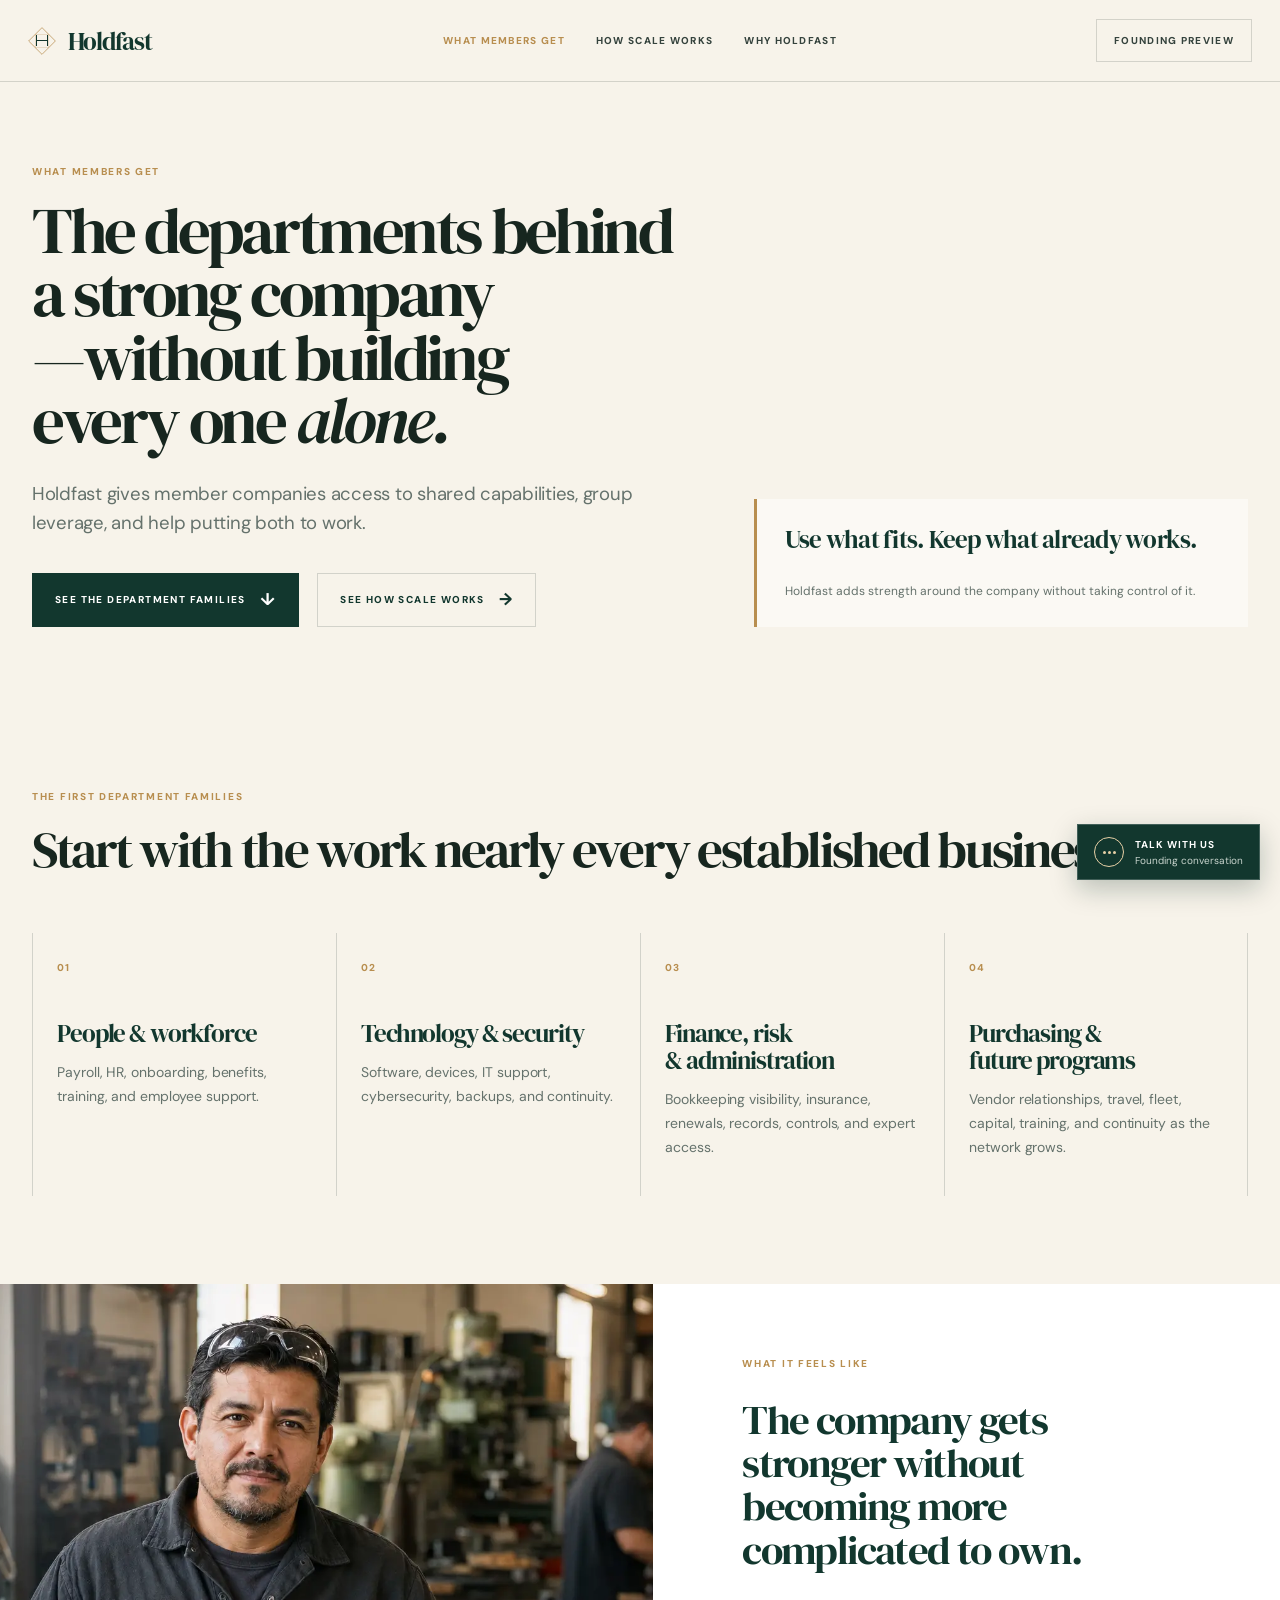
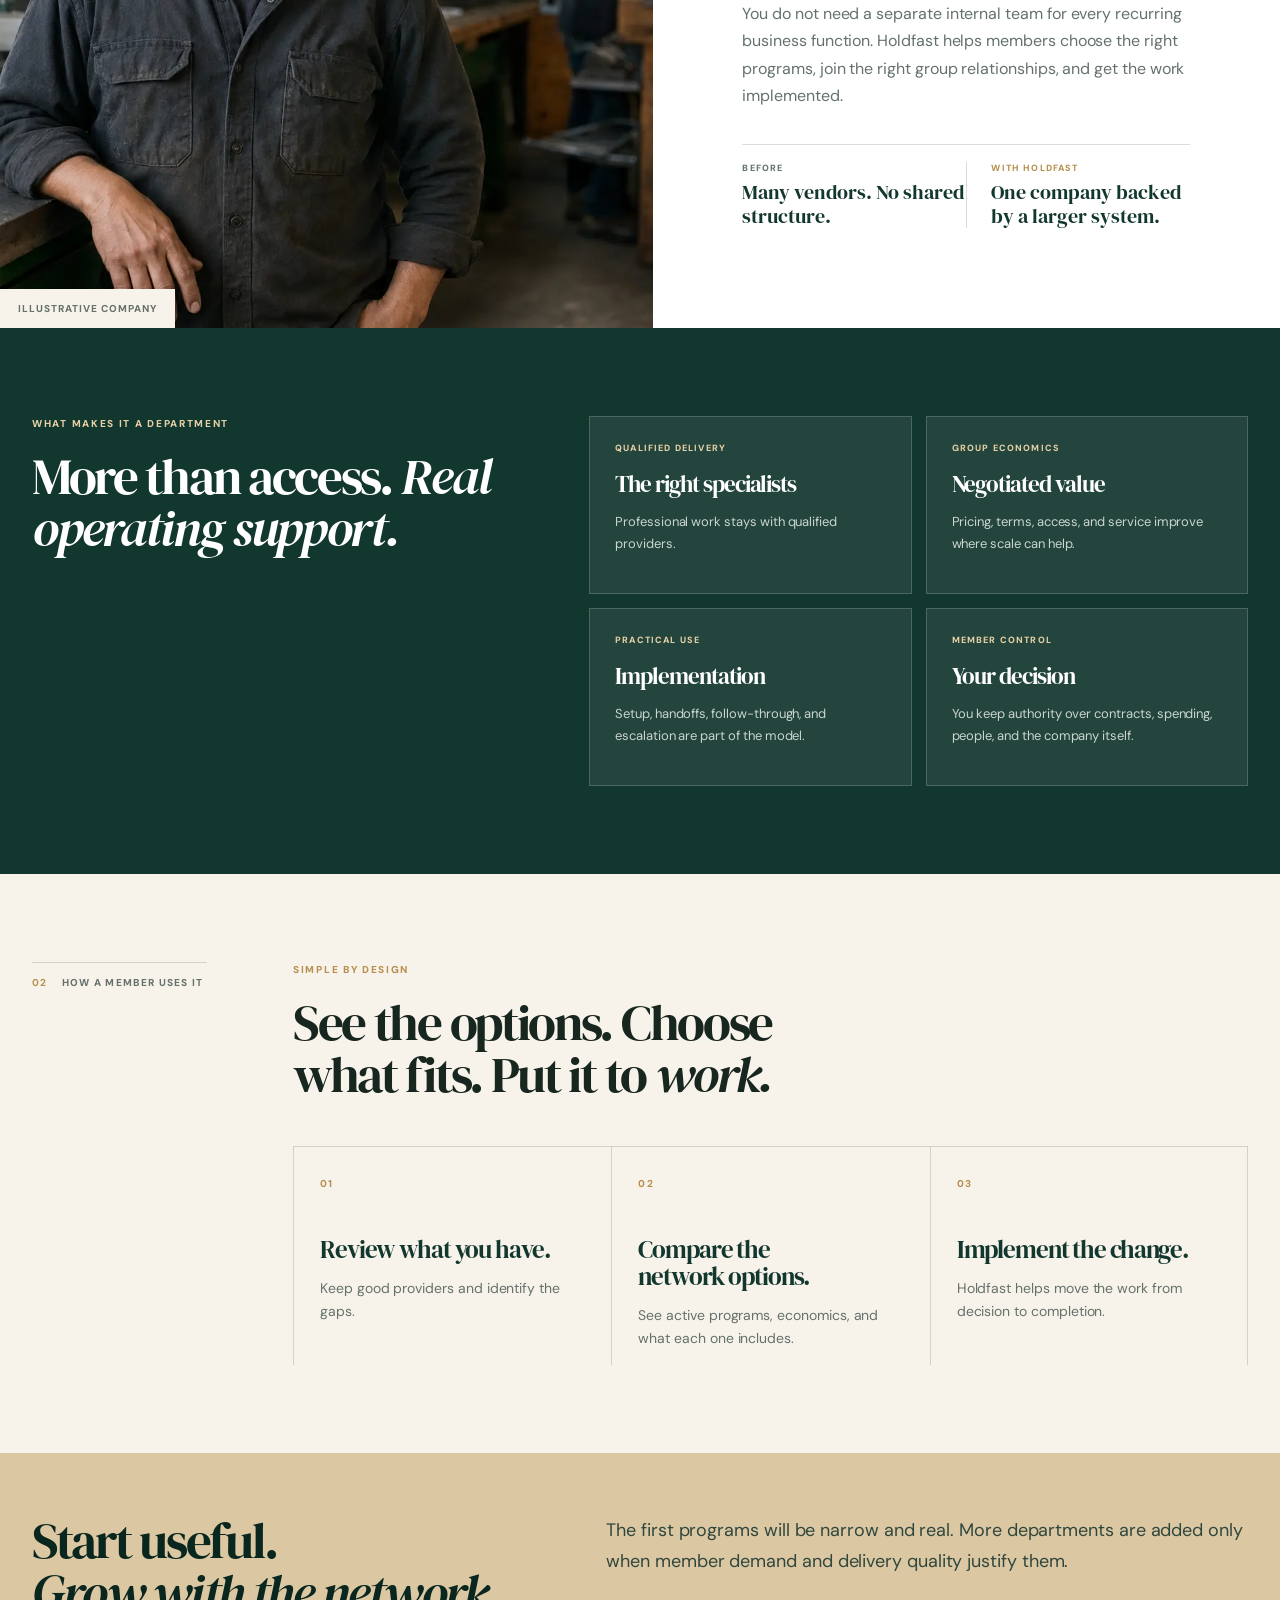
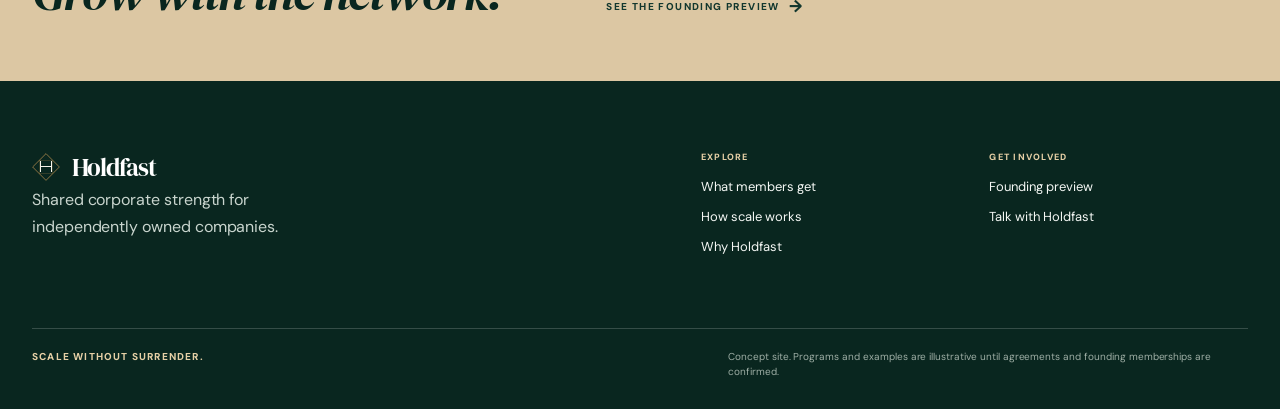
<file: services/index.html>
<!doctype html>
<html lang="en">
  <head><meta charset="utf-8"><meta name="viewport" content="width=device-width, initial-scale=1"><meta name="description" content="The shared business departments Holdfast is building for independent companies."><title>What Members Get — Holdfast</title><link rel="preconnect" href="https://fonts.googleapis.com"><link rel="preconnect" href="https://fonts.gstatic.com" crossorigin><link href="https://fonts.googleapis.com/css2?family=DM+Sans:opsz,wght@9..40,400;9..40,500;9..40,600;9..40,700&family=DM+Serif+Display:ital@0;1&display=swap" rel="stylesheet"><link rel="stylesheet" href="/assets/styles/holdfast.css"><script defer src="/assets/scripts/holdfast.js"></script></head>
  <body>
    <a class="skip-link" href="#main">Skip to content</a>
    <header class="site-header"><div class="nav-wrap"><a class="brand" href="/" aria-label="Holdfast home"><span class="brand-mark" aria-hidden="true"><i></i></span><span class="brand-name">Holdfast</span></a><nav class="main-nav" aria-label="Primary navigation"><a class="active" href="/services/">What members get</a><a href="/network/">How scale works</a><a href="/story/">Why Holdfast</a></nav><a class="portal-link" href="/portal/">Founding preview</a><button class="menu-toggle" type="button" data-menu-toggle aria-label="Open menu" aria-expanded="false"><span></span><span></span></button></div></header>
    <nav class="mobile-nav" data-mobile-nav aria-label="Mobile navigation"><a href="/services/">What members get</a><a href="/network/">How scale works</a><a href="/story/">Why Holdfast</a><a href="/portal/">Founding preview</a></nav>

    <main id="main" class="page">
      <section class="page-hero"><div class="container page-hero-grid"><div><p class="eyebrow">What members get</p><h1>The departments behind a strong company—without building every one <em>alone.</em></h1><p class="lede">Holdfast gives member companies access to shared capabilities, group leverage, and help putting both to work.</p><div class="hero-actions"><a class="button primary" href="#departments">See the department families <span class="arrow">↓</span></a><a class="button secondary" href="/network/">See how scale works <span class="arrow">→</span></a></div></div><aside class="hero-aside"><p>Use what fits. Keep what already works.</p><span>Holdfast adds strength around the company without taking control of it.</span></aside></div></section>

      <section id="departments" class="section container"><p class="eyebrow">The first department families</p><h2>Start with the work nearly every established business <em>needs.</em></h2><div class="partner-types"><article class="partner-type"><span>01</span><h3>People &amp; workforce</h3><p>Payroll, HR, onboarding, benefits, training, and employee support.</p></article><article class="partner-type"><span>02</span><h3>Technology &amp; security</h3><p>Software, devices, IT support, cybersecurity, backups, and continuity.</p></article><article class="partner-type"><span>03</span><h3>Finance, risk &amp; administration</h3><p>Bookkeeping visibility, insurance, renewals, records, controls, and expert access.</p></article><article class="partner-type"><span>04</span><h3>Purchasing &amp; future programs</h3><p>Vendor relationships, travel, fleet, capital, training, and continuity as the network grows.</p></article></div></section>

      <section class="story-feature">
        <div class="story-image"><img src="/assets/media/mateo-workshop.webp" alt="Illustrative established independent company"><span class="image-note">Illustrative company</span></div>
        <div class="story-copy"><p class="eyebrow">What it feels like</p><p class="story-quote">The company gets stronger without becoming more complicated to own.</p><p>You do not need a separate internal team for every recurring business function. Holdfast helps members choose the right programs, join the right group relationships, and get the work implemented.</p><div class="before-after"><div class="comparison-item"><span>Before</span><strong>Many vendors. No shared structure.</strong></div><div class="comparison-item"><span>With Holdfast</span><strong>One company backed by a larger system.</strong></div></div></div>
      </section>

      <section class="service-terms section"><div class="container service-terms-grid"><div><p class="eyebrow light">What makes it a department</p><h2>More than access. <em>Real operating support.</em></h2></div><div><div class="provider-cards"><article class="provider-card"><small>Qualified delivery</small><h3>The right specialists</h3><p>Professional work stays with qualified providers.</p></article><article class="provider-card"><small>Group economics</small><h3>Negotiated value</h3><p>Pricing, terms, access, and service improve where scale can help.</p></article><article class="provider-card"><small>Practical use</small><h3>Implementation</h3><p>Setup, handoffs, follow-through, and escalation are part of the model.</p></article><article class="provider-card"><small>Member control</small><h3>Your decision</h3><p>You keep authority over contracts, spending, people, and the company itself.</p></article></div></div></div></section>

      <section class="section container split-index"><div class="section-index"><b>02</b><span>How a member uses it</span></div><div><p class="eyebrow">Simple by design</p><h2>See the options. Choose what fits. Put it to <em>work.</em></h2><div class="steps"><article class="step"><span>01</span><h3>Review what you have.</h3><p>Keep good providers and identify the gaps.</p></article><article class="step"><span>02</span><h3>Compare the network options.</h3><p>See active programs, economics, and what each one includes.</p></article><article class="step"><span>03</span><h3>Implement the change.</h3><p>Holdfast helps move the work from decision to completion.</p></article></div></div></section>

      <section class="vision-strip"><div class="container vision-strip-inner"><h2>Start useful.<br><em>Grow with the network.</em></h2><div><p>The first programs will be narrow and real. More departments are added only when member demand and delivery quality justify them.</p><a class="inline-link" href="/portal/">See the founding preview <span class="arrow">→</span></a></div></div></section>
    </main>

    <footer class="site-footer"><div class="container footer-grid"><div class="footer-brand"><a class="brand" href="/"><span class="brand-mark" aria-hidden="true"><i></i></span><span class="brand-name">Holdfast</span></a><p>Shared corporate strength for independently owned companies.</p></div><div class="footer-nav"><div><p class="footer-label">Explore</p><a href="/services/">What members get</a><a href="/network/">How scale works</a><a href="/story/">Why Holdfast</a></div><div><p class="footer-label">Get involved</p><a href="/portal/">Founding preview</a><button type="button" data-chat-open>Talk with Holdfast</button></div></div></div><div class="container footer-bottom"><p>Scale without surrender.</p><p>Concept site. Programs and examples are illustrative until agreements and founding memberships are confirmed.</p></div></footer>
    <aside class="chat-shell" aria-label="Talk with Holdfast"><section class="chat-panel" data-chat-panel hidden><div class="chat-head"><div><span class="live-status"><i></i> Founding conversation</span><h3>Talk with Holdfast</h3><p>For owners and potential partners.</p></div><button type="button" data-chat-close aria-label="Close chat">×</button></div><div class="chat-body" data-chat-content><div class="chat-bubble">What does your company keep having to solve alone?</div><div class="chat-options" data-chat-options><button type="button">I own a business</button><button type="button">I represent a service partner</button><button type="button">I want to understand the model</button></div><form data-chat-form><textarea aria-label="Your message" placeholder="Tell us a little about your company…" required></textarea><button class="chat-submit" type="submit">Preview the next step <span class="arrow">→</span></button></form></div></section><button class="chat-launcher" type="button" data-chat-open aria-expanded="false"><span class="chat-icon" aria-hidden="true"><i></i><i></i><i></i></span><span><strong>Talk with us</strong><small>Founding conversation</small></span></button></aside>
  </body>
</html>
</file>
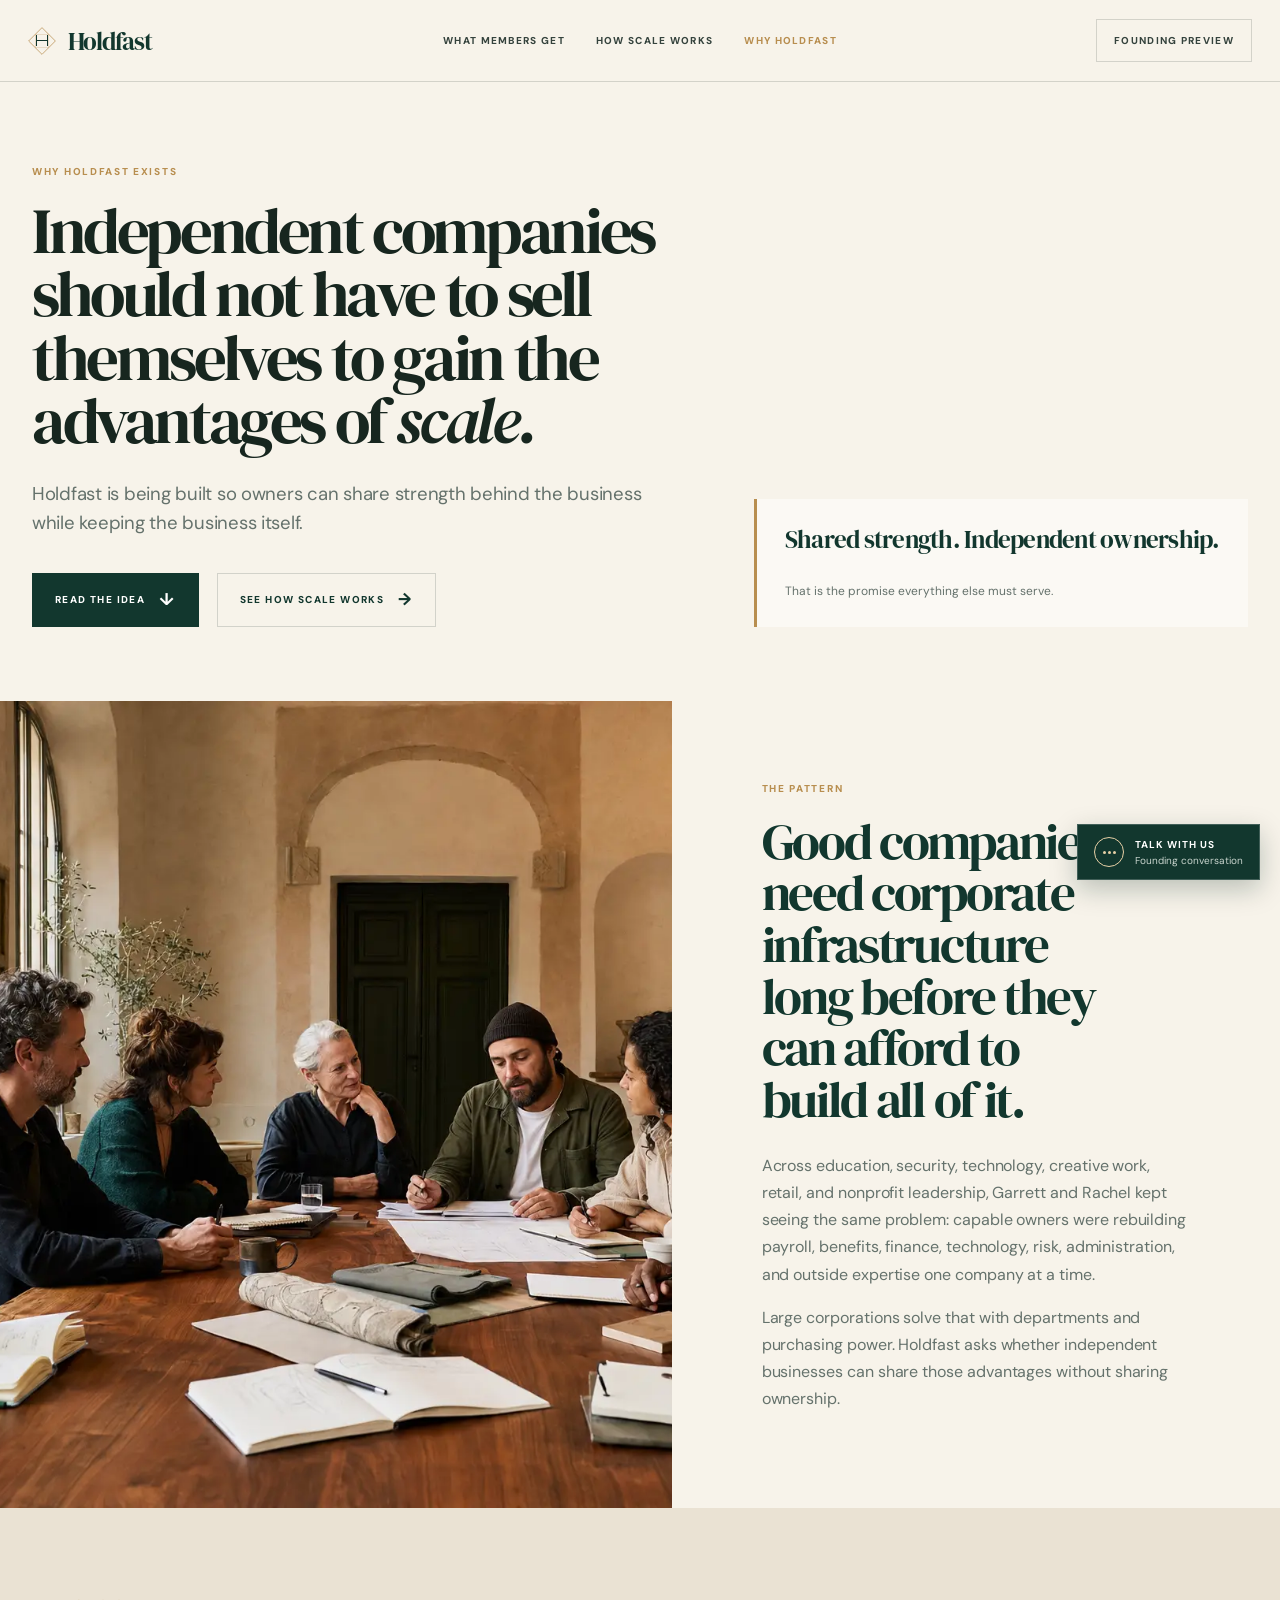
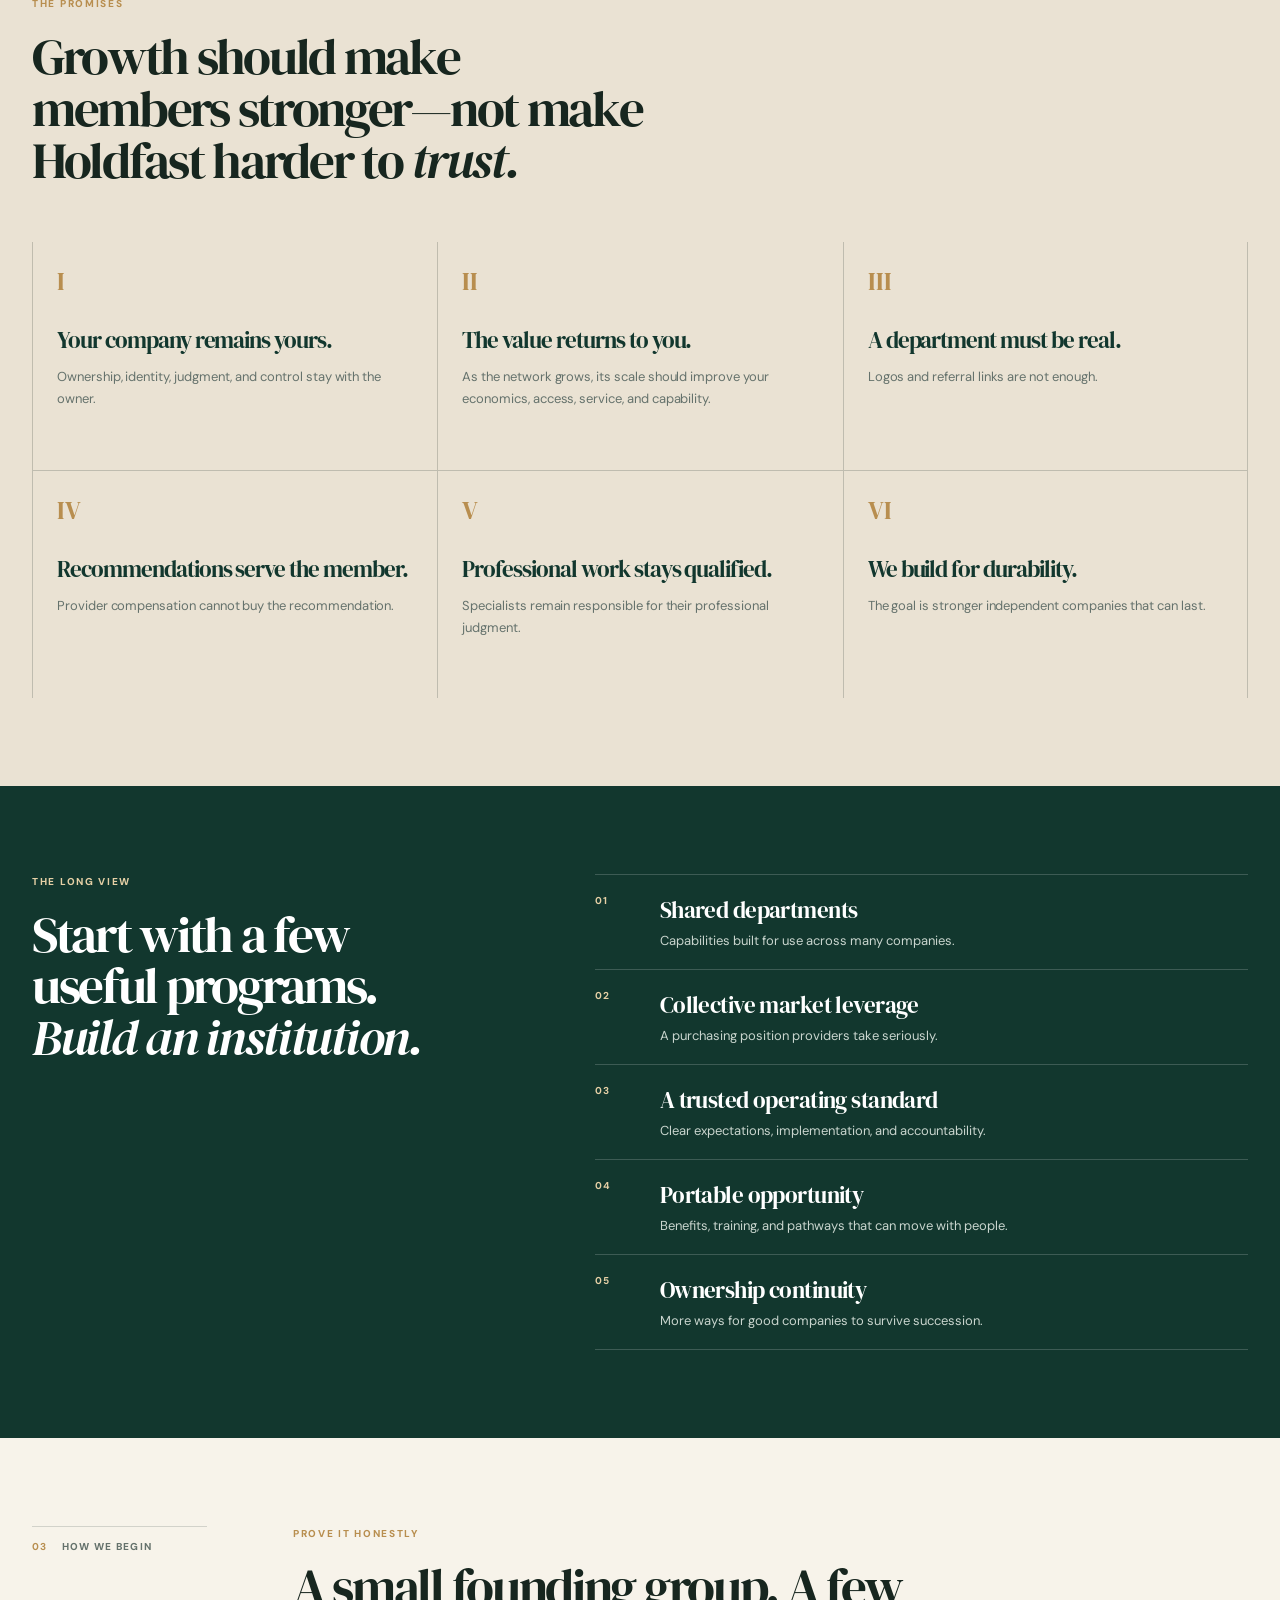
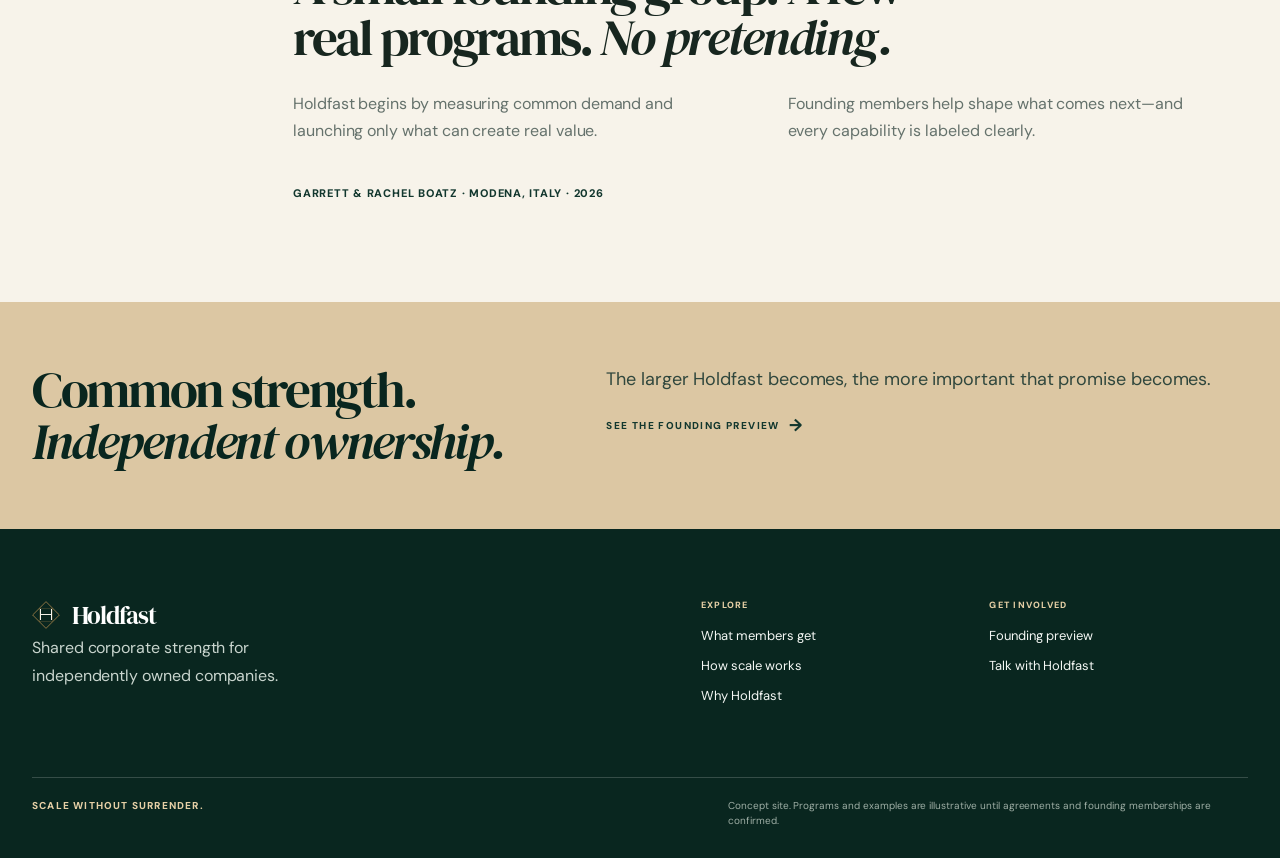
<file: story/index.html>
<!doctype html>
<html lang="en">
  <head><meta charset="utf-8"><meta name="viewport" content="width=device-width, initial-scale=1"><meta name="description" content="Why Holdfast is being built: shared strength without surrendering independent ownership."><title>Why Holdfast — Holdfast</title><link rel="preconnect" href="https://fonts.googleapis.com"><link rel="preconnect" href="https://fonts.gstatic.com" crossorigin><link href="https://fonts.googleapis.com/css2?family=DM+Sans:opsz,wght@9..40,400;9..40,500;9..40,600;9..40,700&family=DM+Serif+Display:ital@0;1&display=swap" rel="stylesheet"><link rel="stylesheet" href="/assets/styles/holdfast.css"><script defer src="/assets/scripts/holdfast.js"></script></head>
  <body>
    <a class="skip-link" href="#main">Skip to content</a>
    <header class="site-header"><div class="nav-wrap"><a class="brand" href="/" aria-label="Holdfast home"><span class="brand-mark" aria-hidden="true"><i></i></span><span class="brand-name">Holdfast</span></a><nav class="main-nav" aria-label="Primary navigation"><a href="/services/">What members get</a><a href="/network/">How scale works</a><a class="active" href="/story/">Why Holdfast</a></nav><a class="portal-link" href="/portal/">Founding preview</a><button class="menu-toggle" type="button" data-menu-toggle aria-label="Open menu" aria-expanded="false"><span></span><span></span></button></div></header>
    <nav class="mobile-nav" data-mobile-nav aria-label="Mobile navigation"><a href="/services/">What members get</a><a href="/network/">How scale works</a><a href="/story/">Why Holdfast</a><a href="/portal/">Founding preview</a></nav>

    <main id="main" class="page">
      <section class="page-hero"><div class="container page-hero-grid"><div><p class="eyebrow">Why Holdfast exists</p><h1>Independent companies should not have to sell themselves to gain the advantages of <em>scale.</em></h1><p class="lede">Holdfast is being built so owners can share strength behind the business while keeping the business itself.</p><div class="hero-actions"><a class="button primary" href="#origin">Read the idea <span class="arrow">↓</span></a><a class="button secondary" href="/network/">See how scale works <span class="arrow">→</span></a></div></div><aside class="hero-aside"><p>Shared strength. Independent ownership.</p><span>That is the promise everything else must serve.</span></aside></div></section>

      <section id="origin" class="founder-origin"><div class="founder-origin-image"><img src="/assets/media/long-table.webp" alt="Independent business owners gathered around a long table"></div><div class="founder-origin-copy"><p class="eyebrow">The pattern</p><h2>Good companies need corporate infrastructure long before they can afford to build all of it.</h2><p>Across education, security, technology, creative work, retail, and nonprofit leadership, Garrett and Rachel kept seeing the same problem: capable owners were rebuilding payroll, benefits, finance, technology, risk, administration, and outside expertise one company at a time.</p><p>Large corporations solve that with departments and purchasing power. Holdfast asks whether independent businesses can share those advantages without sharing ownership.</p></div></section>

      <section class="constitution section"><div class="container"><div class="constitution-head"><p class="eyebrow">The promises</p><h2>Growth should make members stronger—not make Holdfast harder to <em>trust.</em></h2></div><div class="promise-grid"><article class="promise"><b>I</b><h3>Your company remains yours.</h3><p>Ownership, identity, judgment, and control stay with the owner.</p></article><article class="promise"><b>II</b><h3>The value returns to you.</h3><p>As the network grows, its scale should improve your economics, access, service, and capability.</p></article><article class="promise"><b>III</b><h3>A department must be real.</h3><p>Logos and referral links are not enough.</p></article><article class="promise"><b>IV</b><h3>Recommendations serve the member.</h3><p>Provider compensation cannot buy the recommendation.</p></article><article class="promise"><b>V</b><h3>Professional work stays qualified.</h3><p>Specialists remain responsible for their professional judgment.</p></article><article class="promise"><b>VI</b><h3>We build for durability.</h3><p>The goal is stronger independent companies that can last.</p></article></div></div></section>

      <section class="future section"><div class="container future-grid"><div><p class="eyebrow light">The long view</p><h2>Start with a few useful programs.<br><em>Build an institution.</em></h2></div><ol class="future-list"><li><b>01</b><div><strong>Shared departments</strong><span>Capabilities built for use across many companies.</span></div></li><li><b>02</b><div><strong>Collective market leverage</strong><span>A purchasing position providers take seriously.</span></div></li><li><b>03</b><div><strong>A trusted operating standard</strong><span>Clear expectations, implementation, and accountability.</span></div></li><li><b>04</b><div><strong>Portable opportunity</strong><span>Benefits, training, and pathways that can move with people.</span></div></li><li><b>05</b><div><strong>Ownership continuity</strong><span>More ways for good companies to survive succession.</span></div></li></ol></div></section>

      <section class="section container split-index"><div class="section-index"><b>03</b><span>How we begin</span></div><div><p class="eyebrow">Prove it honestly</p><h2>A small founding group. A few real programs. <em>No pretending.</em></h2><div class="two-column"><p>Holdfast begins by measuring common demand and launching only what can create real value.</p><p>Founding members help shape what comes next—and every capability is labeled clearly.</p></div><p class="credit">Garrett &amp; Rachel Boatz · Modena, Italy · 2026</p></div></section>

      <section class="vision-strip"><div class="container vision-strip-inner"><h2>Common strength.<br><em>Independent ownership.</em></h2><div><p>The larger Holdfast becomes, the more important that promise becomes.</p><a class="inline-link" href="/portal/">See the founding preview <span class="arrow">→</span></a></div></div></section>
    </main>

    <footer class="site-footer"><div class="container footer-grid"><div class="footer-brand"><a class="brand" href="/"><span class="brand-mark" aria-hidden="true"><i></i></span><span class="brand-name">Holdfast</span></a><p>Shared corporate strength for independently owned companies.</p></div><div class="footer-nav"><div><p class="footer-label">Explore</p><a href="/services/">What members get</a><a href="/network/">How scale works</a><a href="/story/">Why Holdfast</a></div><div><p class="footer-label">Get involved</p><a href="/portal/">Founding preview</a><button type="button" data-chat-open>Talk with Holdfast</button></div></div></div><div class="container footer-bottom"><p>Scale without surrender.</p><p>Concept site. Programs and examples are illustrative until agreements and founding memberships are confirmed.</p></div></footer>
    <aside class="chat-shell" aria-label="Talk with Holdfast"><section class="chat-panel" data-chat-panel hidden><div class="chat-head"><div><span class="live-status"><i></i> Founding conversation</span><h3>Talk with Holdfast</h3><p>For owners and potential partners.</p></div><button type="button" data-chat-close aria-label="Close chat">×</button></div><div class="chat-body" data-chat-content><div class="chat-bubble">What does your company keep having to solve alone?</div><div class="chat-options" data-chat-options><button type="button">I own a business</button><button type="button">I represent a service partner</button><button type="button">I want to understand the model</button></div><form data-chat-form><textarea aria-label="Your message" placeholder="Tell us a little about your company…" required></textarea><button class="chat-submit" type="submit">Preview the next step <span class="arrow">→</span></button></form></div></section><button class="chat-launcher" type="button" data-chat-open aria-expanded="false"><span class="chat-icon" aria-hidden="true"><i></i><i></i><i></i></span><span><strong>Talk with us</strong><small>Founding conversation</small></span></button></aside>
  </body>
</html>
</file>
<file: assets/styles/holdfast.css>
:root {
  --forest: #12372e;
  --forest-deep: #09261f;
  --forest-soft: #1f4d40;
  --paper: #f7f3ea;
  --paper-deep: #eae2d3;
  --ink: #17261f;
  --muted: #65726c;
  --brass: #b88e4f;
  --brass-pale: #e6d0a6;
  --line: rgba(23, 38, 31, .16);
  --white-line: rgba(255, 255, 255, .18);
  --display: "DM Serif Display", Georgia, "Times New Roman", serif;
  --body: "DM Sans", Inter, Avenir, "Helvetica Neue", Arial, sans-serif;
  --content: 1240px;
  --radius: 2px;
  --shadow: 0 20px 65px rgba(11, 35, 28, .12);
}

* { box-sizing: border-box; }
html { scroll-behavior: smooth; }
body { margin: 0; background: var(--paper); color: var(--ink); font-family: var(--body); font-synthesis: none; -webkit-font-smoothing: antialiased; }
body.nav-open { overflow: hidden; }
a { color: inherit; text-decoration: none; }
button, input, textarea { font: inherit; }
button { cursor: pointer; }
img { display: block; max-width: 100%; }

.skip-link { left: 20px; top: -60px; position: fixed; z-index: 999; padding: 12px 16px; background: var(--paper); color: var(--forest); font-weight: 700; }
.skip-link:focus { top: 20px; }
.page { overflow: hidden; }
.container { width: min(var(--content), calc(100% - 64px)); margin: 0 auto; }
.section { padding: 112px 0; }
.eyebrow { color: var(--brass); font-size: 10px; font-weight: 800; letter-spacing: .17em; line-height: 1.5; margin: 0 0 20px; text-transform: uppercase; }
.eyebrow.light { color: var(--brass-pale); }
h1, h2, h3, p { margin-top: 0; }
h1, h2, h3 { font-family: var(--display); font-weight: 400; letter-spacing: -.045em; text-wrap: balance; }
h1 { font-size: clamp(48px, 6vw, 86px); line-height: .97; margin-bottom: 28px; }
h2 { font-size: clamp(35px, 4vw, 59px); line-height: 1.01; margin-bottom: 26px; }
h3 { font-size: 28px; line-height: 1.08; margin-bottom: 14px; }
h1 em, h2 em, h3 em, .story-quote em, .hero-aside em { font-style: italic; font-weight: 400; }
p { color: var(--muted); font-size: 16px; letter-spacing: -.004em; line-height: 1.7; }
.lede { font-size: clamp(18px, 1.45vw, 21px); letter-spacing: -.014em; line-height: 1.57; max-width: 59ch; }
.display-line { color: var(--forest-soft); display: block; margin-top: .1em; }
.button { align-items: center; border: 1px solid transparent; display: inline-flex; gap: 14px; justify-content: center; min-height: 54px; padding: 0 22px; font-size: 10px; font-weight: 800; letter-spacing: .14em; text-transform: uppercase; transition: background .18s, border-color .18s, color .18s, transform .18s; }
.button:hover { transform: translateY(-1px); }
.button.primary { background: var(--forest); color: #fff; }
.button.primary:hover { background: var(--forest-soft); }
.button.secondary { border-color: var(--line); color: var(--forest); }
.button.secondary:hover { background: #fff; }
.button.light { background: var(--paper); color: var(--forest); }
.button.light:hover { background: var(--brass-pale); }
.arrow { font-size: 17px; line-height: 1; transition: transform .18s; }
.button:hover .arrow, .inline-link:hover .arrow { transform: translateX(3px); }
.inline-link { align-items: center; color: var(--forest); display: inline-flex; gap: 9px; font-size: 10px; font-weight: 800; letter-spacing: .14em; text-transform: uppercase; }
.inline-link.light { color: #fff; }

/* Header */
.site-header { background: rgba(247,243,234,.95); backdrop-filter: blur(12px); border-bottom: 1px solid var(--line); height: 82px; position: sticky; top: 0; z-index: 90; }
.nav-wrap { align-items: center; display: grid; grid-template-columns: 1fr auto 1fr; height: 100%; width: min(1440px, calc(100% - 56px)); margin: 0 auto; }
.brand { align-items: center; display: inline-flex; gap: 12px; justify-self: start; }
.brand-mark { height: 28px; position: relative; width: 28px; }
.brand-mark::before, .brand-mark::after { border: 1px solid var(--brass); content: ""; inset: 0; position: absolute; transform: rotate(45deg) scale(.7); }
.brand-mark::after { border-color: rgba(184,142,79,.48); transform: rotate(0) scale(.48); }
.brand-mark i, .brand-mark i::before, .brand-mark i::after { background: var(--forest); content: ""; display: block; position: absolute; z-index: 1; }
.brand-mark i { height: 1px; left: 8px; top: 13px; width: 12px; }
.brand-mark i::before, .brand-mark i::after { height: 11px; top: -5px; width: 1px; }
.brand-mark i::before { left: 0; }
.brand-mark i::after { right: 0; }
.brand-name { color: var(--forest); font-family: var(--display); font-size: 25px; letter-spacing: -.045em; }
.main-nav { align-items: center; display: flex; gap: 31px; }
.main-nav a, .portal-link { color: #35433d; font-size: 10px; font-weight: 800; letter-spacing: .13em; text-transform: uppercase; }
.main-nav a { transition: color .18s; }
.main-nav a:hover, .main-nav a.active { color: var(--brass); }
.portal-link { border: 1px solid var(--line); justify-self: end; padding: 14px 17px; transition: background .18s, color .18s; }
.portal-link:hover { background: var(--forest); color: #fff; }
.menu-toggle { background: none; border: 0; display: none; height: 44px; justify-self: end; padding: 10px; width: 44px; }
.menu-toggle span { background: var(--forest); display: block; height: 1px; margin: 5px 0; width: 23px; }
.mobile-nav { background: var(--paper); border-bottom: 1px solid var(--line); display: none; left: 0; padding: 16px 28px 28px; position: fixed; right: 0; top: 82px; z-index: 80; }
.mobile-nav.open { display: grid; }
.mobile-nav a { border-bottom: 1px solid var(--line); color: var(--forest); font-size: 13px; font-weight: 800; letter-spacing: .1em; padding: 18px 0; text-transform: uppercase; }

/* Home */
.home-hero { display: grid; grid-template-columns: minmax(0, 1fr) minmax(500px, .96fr); min-height: 680px; }
.home-copy { align-self: center; padding: 94px max(32px, calc((100vw - var(--content)) / 2)) 94px max(32px, calc((100vw - var(--content)) / 2)); padding-right: 9vw; }
.home-copy h1 { font-size: clamp(48px, 5.4vw, 78px); max-width: 710px; }
.hero-actions { align-items: center; display: flex; flex-wrap: wrap; gap: 18px; margin-top: 34px; }
.hero-proof { border-top: 1px solid var(--line); display: grid; gap: 24px; grid-template-columns: 1fr 1fr; margin-top: 60px; padding-top: 21px; max-width: 590px; }
.hero-proof strong { color: var(--forest); display: block; font-family: var(--display); font-size: 19px; font-weight: 400; letter-spacing: -.025em; margin-bottom: 5px; }
.hero-proof span { color: var(--muted); font-size: 12px; line-height: 1.5; }
.hero-visual { background: var(--forest-deep); min-height: 680px; overflow: hidden; position: relative; }
.hero-visual img { height: 100%; object-fit: cover; object-position: 75% center; width: 100%; }
.photo-flag { background: var(--forest); bottom: 0; color: #fff; max-width: 306px; padding: 23px 25px; position: absolute; right: 0; }
.photo-flag span { color: #e5ece7; display: block; font-size: 12px; line-height: 1.5; }
.photo-flag strong { color: var(--brass-pale); display: block; font-size: 10px; letter-spacing: .13em; margin-top: 12px; text-transform: uppercase; }
.partner-bar { background: var(--forest); color: #fff; padding: 25px 0; }
.partner-bar-inner { align-items: center; display: flex; flex-wrap: wrap; gap: 12px 36px; justify-content: space-between; }
.partner-bar-label { align-items: center; display: flex; flex: 0 0 auto; font-size: 10px; font-weight: 800; gap: 10px; letter-spacing: .13em; text-transform: uppercase; }
.status-dot { background: #9bd3a9; border-radius: 50%; height: 8px; width: 8px; }
.platform-list { align-items: center; color: #d9e2dc; display: flex; flex-wrap: wrap; font-family: var(--display); font-size: 20px; gap: 25px; justify-content: flex-end; }
.platform-list span { white-space: nowrap; }
.partner-bar-note { color: #aec0b5; flex-basis: 100%; font-size: 10px; letter-spacing: .02em; line-height: 1.45; margin: -2px 0 0; text-align: right; }

.split-index { display: grid; gap: 86px; grid-template-columns: 175px minmax(0, 1fr); }
.section-index { border-top: 1px solid var(--line); color: var(--muted); display: flex; font-size: 10px; font-weight: 800; gap: 14px; letter-spacing: .13em; padding-top: 13px; text-transform: uppercase; }
.section-index b { color: var(--brass); }
.two-column { display: grid; gap: 34px; grid-template-columns: 1fr 1fr; }
.two-column p { max-width: 38ch; }
.services-band { background: var(--forest-deep); color: #fff; }
.services-head { align-items: end; display: flex; gap: 60px; justify-content: space-between; margin-bottom: 58px; }
.services-head h2 { max-width: 680px; }
.services-head p { color: #c9d5ce; max-width: 335px; }
.service-grid { display: grid; grid-template-columns: repeat(4, 1fr); }
.service-card { border-left: 1px solid var(--white-line); min-height: 265px; padding: 26px 25px; transition: background .18s; }
.service-card:last-child { border-right: 1px solid var(--white-line); }
.service-card:hover { background: rgba(255,255,255,.07); }
.service-no { color: var(--brass-pale); font-size: 10px; font-weight: 800; letter-spacing: .13em; }
.service-card h3 { font-size: 25px; margin-top: 42px; }
.service-card p { color: #cad4ce; font-size: 14px; line-height: 1.6; }
.band-footer-link { color: #fff; margin-top: 36px; }

.story-feature { display: grid; grid-template-columns: 1.02fr .98fr; }
.story-image { min-height: 600px; position: relative; }
.story-image img { height: 100%; object-fit: cover; width: 100%; }
.image-note { background: var(--paper); bottom: 0; color: var(--muted); font-size: 10px; font-weight: 800; left: 0; letter-spacing: .1em; padding: 13px 18px; position: absolute; text-transform: uppercase; }
.story-copy { align-self: center; padding: 92px 7vw; }
.story-quote { color: var(--forest); font-family: var(--display); font-size: clamp(30px, 3.2vw, 48px); letter-spacing: -.04em; line-height: 1.06; margin: 28px 0; }
.before-after { border-top: 1px solid var(--line); display: grid; grid-template-columns: 1fr 1fr; margin: 35px 0 28px; padding-top: 17px; }
.comparison-item { min-width: 0; }
.comparison-item + .comparison-item { border-left: 1px solid var(--line); padding-left: 24px; }
.before-after span { color: var(--muted); display: block; font-size: 9px; font-weight: 800; letter-spacing: .13em; margin-bottom: 7px; text-transform: uppercase; }
.comparison-item + .comparison-item span { color: var(--brass); }
.before-after strong { color: var(--forest); display: block; font-family: var(--display); font-size: 20px; font-weight: 400; line-height: 1.18; }
.credit { color: var(--forest); font-size: 11px; font-weight: 800; letter-spacing: .07em; margin-top: 24px; text-transform: uppercase; }
.owner-stories-head { display: grid; gap: 42px; grid-template-columns: 1fr .72fr; margin-bottom: 43px; }
.owner-stories-head p:last-child { align-self: end; }
.story-cards { display: grid; gap: 24px; grid-template-columns: 1fr 1fr; }
.story-card { background: #fff; border: 1px solid var(--line); display: grid; grid-template-columns: .88fr 1.12fr; isolation: isolate; min-width: 0; overflow: hidden; }
.story-card > img { align-self: stretch; height: 100%; min-height: 290px; min-width: 0; object-fit: cover; width: 100%; }
.story-card-copy { background: #fff; min-width: 0; padding: 28px 25px; position: relative; z-index: 1; }.story-card-copy blockquote { color: var(--forest); font-family: var(--display); font-size: 24px; letter-spacing: -.035em; line-height: 1.1; margin: 0 0 28px; overflow-wrap: anywhere; }.story-card-copy strong { color: var(--forest); display: block; font-size: 11px; letter-spacing: .06em; text-transform: uppercase; }.story-card-copy small { color: var(--muted); display: block; font-size: 11px; line-height: 1.5; margin-top: 5px; overflow-wrap: anywhere; }

.steps { border-top: 1px solid var(--line); display: grid; grid-template-columns: repeat(3, 1fr); margin-top: 45px; }
.step { border-left: 1px solid var(--line); padding: 24px 26px 0; }
.step:last-child { border-right: 1px solid var(--line); }
.step span { color: var(--brass); font-size: 10px; font-weight: 800; letter-spacing: .13em; }
.step h3 { color: var(--forest); font-size: 25px; margin-top: 44px; }
.step p { font-size: 14px; }

.vision-strip { background: #dcc7a3; padding: 78px 0; }
.vision-strip-inner { display: grid; gap: 70px; grid-template-columns: .88fr 1.12fr; }
.vision-strip h2 { color: var(--forest-deep); margin: 0; }
.vision-strip p { color: #30473d; font-size: 18px; }

/* Interior pages */
.page-hero { background: var(--paper); padding: 102px 0 95px; }
.page-hero-grid { display: grid; gap: 80px; grid-template-columns: 1fr .77fr; }
.page-hero h1 { font-size: clamp(45px, 5.1vw, 76px); max-width: 840px; }
.page-hero .lede { max-width: 57ch; }
.hero-aside { align-self: end; border-left: 1px solid var(--line); padding: 4px 0 4px 32px; }
.hero-aside p { color: var(--forest); font-family: var(--display); font-size: 25px; letter-spacing: -.03em; line-height: 1.15; }
.hero-aside span { color: var(--muted); font-size: 12px; line-height: 1.55; }
.services-catalog { padding-top: 94px; }
.catalog { margin-top: 60px; }
.catalog-item { border-top: 1px solid var(--line); display: grid; gap: 34px; grid-template-columns: 70px minmax(0, 1fr) minmax(280px, .85fr); padding: 34px 0; }
.catalog-item:last-child { border-bottom: 1px solid var(--line); }
.catalog-num { color: var(--brass); font-size: 10px; font-weight: 800; letter-spacing: .13em; }
.catalog-item h3 { color: var(--forest); font-size: 33px; margin-bottom: 10px; }
.catalog-item .providers { color: var(--forest-soft); font-size: 11px; font-weight: 800; letter-spacing: .08em; margin: 17px 0 0; text-transform: uppercase; }
.check-list { list-style: none; margin: 0; padding: 3px 0; }
.check-list li { border-bottom: 1px solid var(--line); color: #48574f; font-size: 13px; line-height: 1.5; padding: 10px 0 10px 23px; position: relative; }
.check-list li:last-child { border-bottom: 0; }
.check-list li::before { color: var(--brass); content: "✓"; font-weight: 800; left: 0; position: absolute; }
.service-terms { background: var(--forest); color: #fff; }
.service-terms-grid { display: grid; gap: 70px; grid-template-columns: .85fr 1.15fr; }
.service-terms h2 { max-width: 490px; }
.service-terms p { color: #c9d5ce; }
.provider-cards { display: grid; gap: 14px; grid-template-columns: 1fr 1fr; }
.provider-card { background: rgba(255,255,255,.07); border: 1px solid var(--white-line); padding: 25px; }
.provider-card small { color: var(--brass-pale); display: block; font-size: 9px; font-weight: 800; letter-spacing: .13em; margin-bottom: 18px; text-transform: uppercase; }
.provider-card h3 { font-size: 23px; }
.provider-card p { font-size: 13px; }
.notice { border: 1px solid var(--line); color: var(--muted); font-size: 12px; line-height: 1.6; padding: 18px 20px; }

/* Network */
.network-visual { background: radial-gradient(circle at 50% 50%, rgba(184,142,79,.13), transparent 35%), linear-gradient(90deg, rgba(23,38,31,.07) 1px, transparent 1px), linear-gradient(rgba(23,38,31,.07) 1px, transparent 1px); background-size: auto, 36px 36px, 36px 36px; border: 1px solid rgba(23,38,31,.1); isolation: isolate; min-height: 370px; overflow: hidden; position: relative; }
.network-visual::before, .network-visual::after { border: 1px solid rgba(184,142,79,.42); border-radius: 50%; content: ""; left: 50%; pointer-events: none; position: absolute; top: 50%; transform: translate(-50%,-50%); z-index: 0; }
.network-visual::before { height: 230px; width: 230px; }
.network-visual::after { border-color: rgba(23,38,31,.15); height: 310px; width: 310px; }
.network-link { background: linear-gradient(90deg, rgba(184,142,79,.8), rgba(23,55,46,.2)); height: 1px; left: 50%; position: absolute; top: 50%; transform-origin: 0 50%; width: 41%; z-index: 1; }
.network-link::after { background: var(--brass); border: 2px solid var(--paper); border-radius: 50%; content: ""; height: 7px; position: absolute; right: -3px; top: -3px; width: 7px; }
.link-one { transform: rotate(220deg); }.link-two { transform: rotate(329deg); }.link-three { transform: rotate(145deg); }.link-four { transform: rotate(39deg); }
.network-center { align-items: center; background: var(--forest); border: 7px solid var(--paper); border-radius: 50%; box-shadow: 0 12px 34px rgba(9,38,31,.16); color: #fff; display: grid; height: 151px; left: 50%; place-content: center; position: absolute; text-align: center; top: 50%; transform: translate(-50%,-50%); width: 151px; z-index: 2; }
.network-center strong { font-family: var(--display); font-size: 24px; font-weight: 400; }
.network-center span { color: var(--brass-pale); font-size: 10px; font-weight: 800; letter-spacing: .12em; margin-bottom: 5px; }
.network-node { background: #fff; border: 1px solid var(--line); box-shadow: 0 12px 27px rgba(9,38,31,.07); padding: 14px 17px; position: absolute; text-align: center; width: 135px; z-index: 2; }
.network-node b { color: var(--forest); display: block; font-family: var(--display); font-size: 19px; font-weight: 400; }
.network-node small { color: var(--muted); font-size: 9px; line-height: 1.3; }
.node-one { left: 4%; top: 17%; }.node-two { right: 3%; top: 10%; }.node-three { bottom: 10%; left: 8%; }.node-four { bottom: 4%; right: 10%; }
.partner-types { display: grid; grid-template-columns: repeat(4, 1fr); margin-top: 58px; }
.partner-type { border-left: 1px solid var(--line); min-height: 250px; padding: 22px 24px; }
.partner-type:last-child { border-right: 1px solid var(--line); }
.partner-type span { color: var(--brass); font-size: 10px; font-weight: 800; letter-spacing: .13em; }
.partner-type h3 { color: var(--forest); font-size: 25px; margin-top: 44px; }
.partner-type p { font-size: 14px; }
.partner-standard { background: var(--forest-deep); color: #fff; }
.partner-standard-grid { display: grid; gap: 90px; grid-template-columns: 1fr 1fr; }
.partner-standard p { color: #c9d5ce; }
.white-checks { list-style: none; margin: 10px 0 0; padding: 0; }
.white-checks li { border-bottom: 1px solid var(--white-line); color: #e9eee9; font-size: 15px; padding: 15px 0 15px 26px; position: relative; }
.white-checks li::before { color: var(--brass-pale); content: "✓"; font-weight: 800; left: 0; position: absolute; }
.economics { display: grid; grid-template-columns: repeat(4, 1fr); margin-top: 50px; }
.economics article { border-left: 1px solid var(--line); padding: 21px 24px; }.economics article:last-child { border-right: 1px solid var(--line); }
.economics span { color: var(--brass); font-size: 11px; font-weight: 800; letter-spacing: .13em; }.economics h3 { color: var(--forest); font-size: 25px; margin-top: 41px; }.economics p { font-size: 14px; }

/* Story */
.founder-origin { display: grid; grid-template-columns: 1.05fr .95fr; }
.founder-origin-image { min-height: 570px; }.founder-origin-image img { height: 100%; object-fit: cover; width: 100%; }
.founder-origin-copy { align-self: center; padding: 80px 7vw; }.founder-origin-copy h2 { color: var(--forest); }
.constitution { background: var(--paper-deep); }.constitution-head { max-width: 670px; }.promise-grid { display: grid; grid-template-columns: repeat(3, 1fr); margin-top: 55px; }.promise { border-left: 1px solid rgba(23,38,31,.2); min-height: 228px; padding: 22px 24px; }.promise:nth-child(3n) { border-right: 1px solid rgba(23,38,31,.2); }.promise:nth-child(n+4) { border-top: 1px solid rgba(23,38,31,.2); }.promise b { color: var(--brass); font-family: var(--display); font-size: 25px; font-weight: 400; }.promise h3 { color: var(--forest); font-size: 23px; margin-top: 30px; }.promise p { font-size: 13px; }
.future { background: var(--forest); color: #fff; }.future-grid { display: grid; gap: 80px; grid-template-columns: .85fr 1.15fr; }.future p { color: #c9d5ce; }.future-list { list-style: none; margin: 0; padding: 0; }.future-list li { border-top: 1px solid var(--white-line); display: grid; gap: 15px; grid-template-columns: 50px 1fr; padding: 19px 0; }.future-list li:last-child { border-bottom: 1px solid var(--white-line); }.future-list b { color: var(--brass-pale); font-size: 10px; letter-spacing: .13em; }.future-list strong { display: block; font-family: var(--display); font-size: 23px; font-weight: 400; letter-spacing: -.025em; margin-bottom: 3px; }.future-list span { color: #c9d5ce; font-size: 13px; }

/* Portal */
.portal-intro { padding: 90px 0 62px; text-align: center; }.portal-intro .lede { margin: 0 auto; }.portal-experience { margin-bottom: 112px; }.role-tabs { border-bottom: 1px solid var(--line); display: flex; justify-content: center; }.role-tab { background: transparent; border: 0; color: var(--muted); font-size: 10px; font-weight: 800; letter-spacing: .13em; padding: 17px 26px; text-transform: uppercase; }.role-tab.active { border-bottom: 2px solid var(--forest); color: var(--forest); }.portal-grid { background: #fff; box-shadow: var(--shadow); display: grid; grid-template-columns: .86fr 1.14fr; min-height: 550px; }.signin-panel { padding: 52px; }.signin-panel h2 { color: var(--forest); font-size: 43px; }.signin-panel label { color: var(--forest); display: block; font-size: 10px; font-weight: 800; letter-spacing: .12em; margin: 21px 0 8px; text-transform: uppercase; }.signin-panel input { border: 1px solid var(--line); border-radius: 0; color: var(--ink); padding: 14px; width: 100%; }.signin-panel input:focus { outline: 2px solid var(--brass-pale); }.form-row { align-items: center; display: flex; justify-content: space-between; margin: 15px 0 24px; }.checkbox-row { align-items: center; color: var(--muted); display: flex; font-size: 12px; gap: 7px; }.text-button { background: none; border: 0; color: var(--forest); font-size: 11px; padding: 0; text-decoration: underline; }.wide { width: 100%; }.microsoft { align-items: center; background: #fff; border: 1px solid var(--line); color: #28352f; display: flex; font-size: 12px; gap: 12px; justify-content: center; margin-top: 12px; min-height: 48px; width: 100%; }.microsoft-mark { display: grid; gap: 2px; grid-template-columns: 7px 7px; }.microsoft-mark i { background: var(--brass); display: block; height: 7px; width: 7px; }.signin-note { color: var(--muted); font-size: 11px; margin-top: 25px; }.signin-note a { color: var(--forest); text-decoration: underline; }.portal-notice { background: #f6f2e9; border: 1px solid var(--line); margin-top: 22px; padding: 20px; }.portal-notice strong { color: var(--forest); display: block; font-family: var(--display); font-size: 23px; font-weight: 400; margin-bottom: 8px; }.portal-notice p { font-size: 13px; margin: 0; }.dashboard-preview { background: var(--forest); color: #fff; padding: 45px; }.dashboard-top { align-items: center; border-bottom: 1px solid var(--white-line); display: flex; justify-content: space-between; padding-bottom: 22px; }.dashboard-top p { color: #fff; font-family: var(--display); font-size: 26px; letter-spacing: -.03em; margin: 0; }.dashboard-top span { color: var(--brass-pale); font-size: 10px; font-weight: 800; letter-spacing: .12em; text-transform: uppercase; }.dash-avatar { align-items: center; border: 1px solid var(--brass-pale); border-radius: 50%; color: var(--brass-pale); display: flex; font-size: 11px; font-weight: 800; height: 42px; justify-content: center; width: 42px; }.summary-cards { display: grid; gap: 13px; grid-template-columns: 1fr 1fr; margin: 26px 0; }.summary-card { background: rgba(255,255,255,.09); padding: 19px; }.summary-card span, .dash-label { color: #cbd6d0; display: block; font-size: 10px; letter-spacing: .1em; text-transform: uppercase; }.summary-card strong { display: block; font-family: var(--display); font-size: 31px; font-weight: 400; letter-spacing: -.03em; margin: 10px 0 5px; }.summary-card small { color: #cbd6d0; font-size: 11px; }.dashboard-list { border-top: 1px solid var(--white-line); padding-top: 18px; }.dashboard-list article { align-items: center; border-bottom: 1px solid var(--white-line); display: grid; gap: 14px; grid-template-columns: 34px 1fr auto; padding: 14px 0; }.service-icon { align-items: center; background: rgba(255,255,255,.1); border-radius: 50%; color: var(--brass-pale); display: flex; font-size: 12px; font-weight: 800; height: 30px; justify-content: center; width: 30px; }.dashboard-list b { color: #fff; display: block; font-size: 13px; }.dashboard-list small { color: #cbd6d0; font-size: 11px; }.dash-status { color: var(--brass-pale); font-size: 10px; font-style: normal; }

/* Footer and chat */
.site-footer { background: var(--forest-deep); color: #fff; padding: 69px 0 29px; }.footer-grid { display: grid; grid-template-columns: 1.1fr .9fr; }.footer-brand .brand-name { color: #fff; }.footer-brand .brand-mark i, .footer-brand .brand-mark i::before, .footer-brand .brand-mark i::after { background: var(--paper); }.footer-brand p { color: #c9d5ce; max-width: 310px; }.footer-nav { display: grid; grid-template-columns: 1fr 1fr; gap: 30px; }.footer-label { color: var(--brass-pale); font-size: 9px; font-weight: 800; letter-spacing: .14em; text-transform: uppercase; }.footer-nav a, .footer-nav button { background: none; border: 0; color: #f4f7f4; display: block; font-size: 13px; margin: 13px 0; padding: 0; text-align: left; }.footer-nav a:hover, .footer-nav button:hover { color: var(--brass-pale); }.footer-bottom { border-top: 1px solid var(--white-line); display: flex; gap: 28px; justify-content: space-between; margin-top: 60px; padding-top: 20px; }.footer-bottom p { color: #9eaea5; font-size: 10px; line-height: 1.55; margin: 0; max-width: 650px; }.footer-bottom p:first-child { color: var(--brass-pale); font-weight: 800; letter-spacing: .12em; text-transform: uppercase; }
.chat-shell { bottom: 20px; position: fixed; right: 20px; z-index: 95; }.chat-launcher { align-items: center; background: var(--forest); border: 1px solid rgba(255,255,255,.2); box-shadow: 0 9px 27px rgba(9,38,31,.25); color: #fff; display: flex; gap: 11px; padding: 12px 16px; text-align: left; }.chat-icon { align-items: center; border: 1px solid var(--brass-pale); border-radius: 50%; display: flex; gap: 2px; height: 30px; justify-content: center; width: 30px; }.chat-icon i { background: var(--brass-pale); border-radius: 50%; height: 3px; width: 3px; }.chat-launcher strong { display: block; font-size: 10px; letter-spacing: .1em; text-transform: uppercase; }.chat-launcher small { color: #c9d5ce; display: block; font-size: 10px; margin-top: 3px; }.chat-panel { background: #fff; box-shadow: var(--shadow); bottom: 62px; position: absolute; right: 0; width: min(370px, calc(100vw - 40px)); }.chat-head { align-items: flex-start; background: var(--forest); color: #fff; display: flex; justify-content: space-between; padding: 20px; }.chat-head h3 { font-family: var(--body); font-size: 13px; font-weight: 800; letter-spacing: .04em; margin: 0; }.chat-head p { color: #dfe8e2; font-size: 11px; margin: 5px 0 0; }.chat-head button { background: none; border: 0; color: #fff; font-size: 24px; line-height: 1; }.live-status { align-items: center; color: var(--brass-pale); display: flex; font-size: 9px; font-weight: 800; gap: 6px; letter-spacing: .1em; margin-bottom: 7px; text-transform: uppercase; }.live-status i { background: #9bd3a9; border-radius: 50%; height: 7px; width: 7px; }.chat-body { padding: 20px; }.chat-bubble { background: #edf1ed; color: #3e5148; font-size: 13px; line-height: 1.55; padding: 13px; }.chat-options { display: grid; gap: 7px; margin: 14px 0; }.chat-options button { background: #fff; border: 1px solid var(--line); color: var(--forest); font-size: 11px; padding: 9px 10px; text-align: left; }.chat-options button.selected { background: #eff4ef; border-color: var(--forest); }.chat-body textarea { border: 1px solid var(--line); height: 78px; padding: 10px; resize: vertical; width: 100%; }.chat-submit { align-items: center; background: var(--forest); border: 0; color: #fff; display: flex; font-size: 10px; font-weight: 800; gap: 10px; justify-content: center; letter-spacing: .1em; margin-top: 10px; min-height: 45px; text-transform: uppercase; width: 100%; }.chat-confirm { padding: 14px 0 5px; text-align: center; }.chat-confirm strong { color: var(--forest); display: block; font-family: var(--display); font-size: 25px; font-weight: 400; margin-bottom: 7px; }.chat-confirm p { font-size: 13px; }.chat-confirm button { background: none; border: 0; color: var(--forest); font-size: 12px; text-decoration: underline; }

@media (max-width: 1000px) {
  .home-hero { grid-template-columns: 1fr; }
  .home-copy { padding: 78px max(32px, calc((100vw - var(--content)) / 2)); }
  .hero-visual { min-height: 530px; }
  .services-head { display: block; }
  .services-head p { max-width: 540px; }
  .service-grid, .partner-types, .economics { grid-template-columns: 1fr 1fr; }
  .service-card:nth-child(2), .partner-type:nth-child(2), .economics article:nth-child(2) { border-right: 1px solid var(--white-line); }
  .service-card:nth-child(n+3), .partner-type:nth-child(n+3), .economics article:nth-child(n+3) { border-top: 1px solid var(--white-line); }
  .partner-type:nth-child(2), .economics article:nth-child(2) { border-right-color: var(--line); }
  .partner-type:nth-child(n+3), .economics article:nth-child(n+3) { border-top-color: var(--line); }
  .story-feature, .founder-origin { grid-template-columns: 1fr; }
  .story-image, .founder-origin-image { min-height: 460px; }
  .story-copy, .founder-origin-copy { padding: 72px max(32px, calc((100vw - var(--content)) / 2)); }
  .page-hero-grid, .service-terms-grid, .partner-standard-grid, .future-grid { gap: 44px; grid-template-columns: 1fr; }
  .split-index { gap: 45px; grid-template-columns: 1fr; }
  .section-index { max-width: 270px; }
  .catalog-item { grid-template-columns: 54px 1fr; }
  .catalog-item ul { grid-column: 2; }
  .portal-grid { grid-template-columns: 1fr; }
  .signin-panel { padding: 42px; }
  .dashboard-preview { padding: 42px; }
  .chat-shell { bottom: auto; position: static; right: auto; z-index: auto; }
  .chat-launcher { display: none; }
  .chat-panel { bottom: 12px; left: 12px; max-height: calc(100vh - 24px); max-height: calc(100dvh - 24px); overflow-y: auto; position: fixed; right: 12px; width: auto; z-index: 100; }
  .footer-nav button[data-chat-open] { align-items: center; border: 1px solid var(--white-line); display: inline-flex; min-height: 44px; padding: 0 14px; }
}

@media (max-width: 720px) {
  body { -webkit-text-size-adjust: 100%; }
  .container { width: min(100% - 40px, var(--content)); }
  .site-header { height: 72px; }
  .nav-wrap { grid-template-columns: 1fr auto; width: calc(100% - 36px); }
  .main-nav, .portal-link { display: none; }
  .menu-toggle { display: block; }
  .mobile-nav { top: 72px; }
  .section { padding: 76px 0; }
  h1, .page-hero h1 { font-size: clamp(44px, 12vw, 59px); line-height: .98; margin-bottom: 22px; }
  h2 { font-size: clamp(35px, 9.6vw, 45px); line-height: 1.01; margin-bottom: 20px; }
  h3 { font-size: 26px; }
  p { font-size: 16px; line-height: 1.66; }
  .lede { font-size: 18px; line-height: 1.56; max-width: 35ch; }
  .eyebrow { font-size: 9px; letter-spacing: .14em; margin-bottom: 14px; }
  .home-copy { padding: 56px 22px 48px; }
  .home-hero { min-height: 0; }
  .hero-visual { min-height: 350px; }
  .hero-visual img { object-position: 75% center; }
  .photo-flag { max-width: none; padding: 17px 20px; right: 0; width: 100%; }
  .hero-actions { display: grid; gap: 10px; grid-template-columns: 1fr; margin-top: 28px; }
  .button { min-height: 52px; padding: 0 18px; }
  .hero-proof, .two-column, .vision-strip-inner, .owner-stories-head { grid-template-columns: 1fr; }
  .hero-proof { gap: 17px; margin-top: 42px; }
  .before-after { border-top: 0; gap: 0; grid-template-columns: 1fr; margin: 32px 0 27px; padding-top: 0; }
  .comparison-item, .comparison-item + .comparison-item { border-left: 0; border-top: 1px solid var(--line); padding: 16px 0 17px; }
  .comparison-item:last-child { border-bottom: 1px solid var(--line); }
  .before-after strong { font-size: clamp(21px, 5.8vw, 24px); line-height: 1.18; }
  .partner-bar { padding: 22px 0; }
  .partner-bar-inner { align-items: flex-start; flex-direction: column; gap: 14px; }
  .platform-list { font-size: 18px; gap: 9px 17px; justify-content: flex-start; line-height: 1.1; }
  .partner-bar-note { margin: 0; max-width: 34ch; text-align: left; }
  .service-grid, .partner-types, .economics, .promise-grid, .story-cards { grid-template-columns: 1fr; }
  .service-card, .service-card:last-child, .partner-type, .partner-type:last-child, .economics article, .economics article:last-child { border: 0; border-top: 1px solid var(--white-line); }
  .service-card:first-child, .partner-type:first-child, .economics article:first-child { border-top: 1px solid var(--white-line); }
  .partner-type, .economics article { border-top-color: var(--line); }
  .service-card h3, .partner-type h3, .economics h3 { margin-top: 28px; }
  .story-image, .founder-origin-image { min-height: 350px; }
  .story-copy, .founder-origin-copy { padding: 58px 20px; }
  .story-quote { font-size: clamp(31px, 9vw, 39px); line-height: 1.05; }
  .story-card { display: flex; flex-direction: column; grid-template-columns: none; }
  .story-card > img { flex: 0 0 auto; height: clamp(232px, 62vw, 280px); max-height: none; min-height: 0; object-fit: cover; width: 100%; }
  .story-card-copy { background: #fff; display: block; min-height: 0; padding: 27px 22px 30px; position: static; width: 100%; }
  .story-card-copy blockquote { font-size: clamp(23px, 6.4vw, 27px); line-height: 1.18; margin-bottom: 24px; }
  .steps { grid-template-columns: 1fr; }
  .step, .step:last-child { border-left: 0; border-right: 0; border-top: 1px solid var(--line); padding: 21px 0; }
  .step h3 { margin-top: 26px; }
  .page-hero { padding: 74px 0 68px; }
  .hero-aside { margin-top: 4px; padding-left: 22px; }
  .hero-aside p { font-size: 24px; line-height: 1.13; }
  .catalog-item { display: block; }
  .catalog-item h3 { font-size: 30px; }
  .catalog-num { margin-bottom: 17px; }
  .catalog-item ul { margin-top: 18px; }
  .provider-cards { grid-template-columns: 1fr; }
  .network-visual { min-height: 380px; }
  .network-node { width: 116px; }
  .node-one { left: 0; }
  .node-two { right: 0; }
  .node-three { left: 0; }
  .node-four { right: 0; }
  .promise { border-left: 0; border-right: 0 !important; border-top: 1px solid rgba(23,38,31,.2); min-height: 0; padding: 22px 0; }
  .promise-grid .promise:last-child { border-bottom: 1px solid rgba(23,38,31,.2); }
  .footer-grid, .footer-nav { gap: 36px; grid-template-columns: 1fr; }
  .footer-bottom { display: block; margin-top: 40px; }
  .footer-bottom p + p { margin-top: 13px; }
  .portal-intro { padding: 66px 0 44px; }
  .portal-experience { margin-bottom: 76px; }
  .signin-panel, .dashboard-preview { padding: 27px; }
  .summary-cards { grid-template-columns: 1fr; }
}

@media (max-width: 390px) {
  .story-card-copy { padding: 24px 20px 27px; }
  .network-visual { min-height: 360px; }
  .network-center { border-width: 5px; height: 122px; width: 122px; }
  .network-center strong { font-size: 21px; }
  .network-node { padding: 10px 7px; width: 98px; }
  .network-node b { font-size: 16px; }
  .network-node small { font-size: 8px; }
}
</file>
